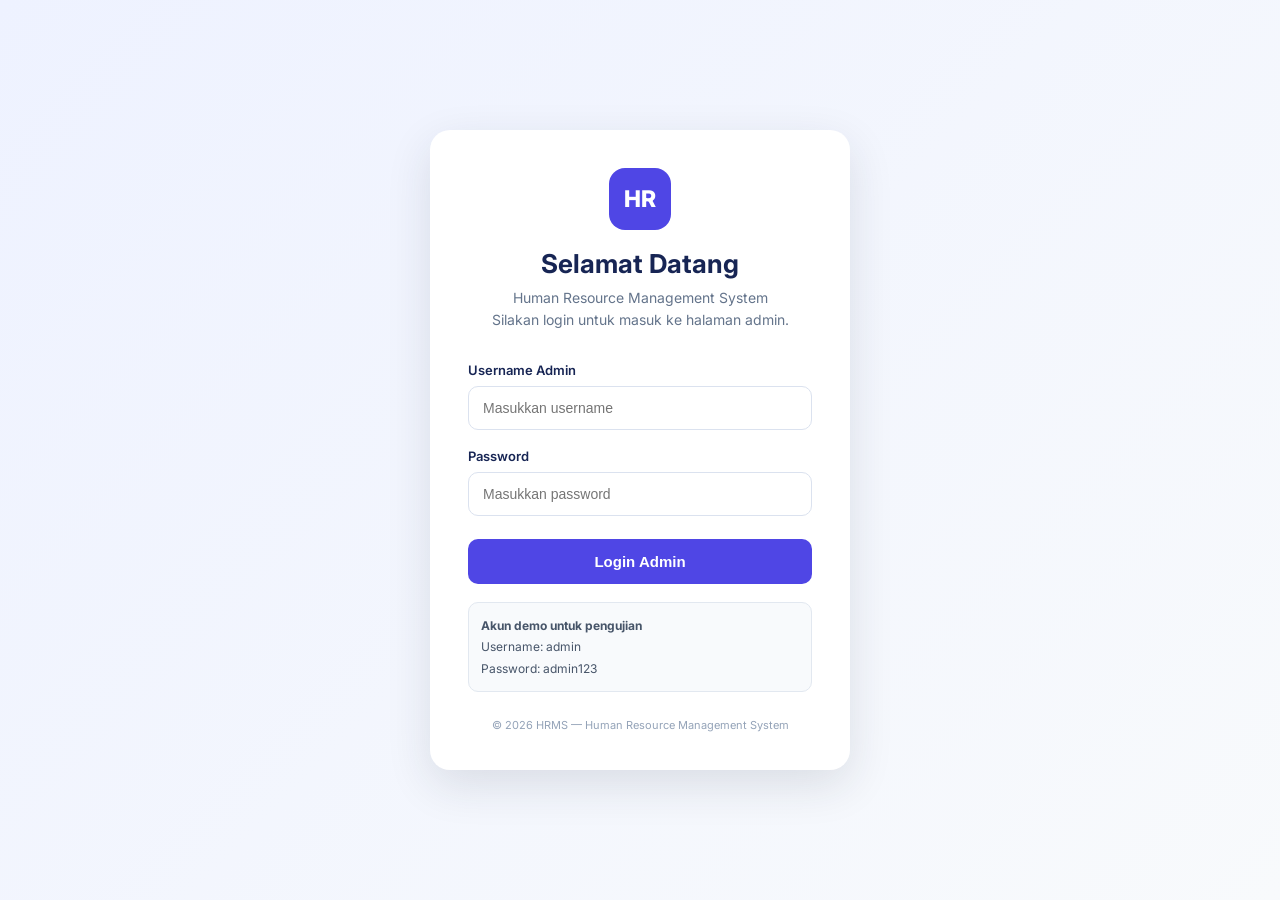
<file: index.html>
<!DOCTYPE html>
<html lang="id">
<head>
    <meta charset="UTF-8">
    <meta name="viewport" content="width=device-width, initial-scale=1.0">
    <title>Login Admin - HRMS</title>

    <link rel="preconnect" href="https://fonts.googleapis.com">
    <link href="https://fonts.googleapis.com/css2?family=Inter:wght@400;500;600;700;800&display=swap" rel="stylesheet">

    <style>
        * {
            box-sizing: border-box;
            margin: 0;
            padding: 0;
        }

        body {
            font-family: 'Inter', sans-serif;
            min-height: 100vh;
            display: flex;
            align-items: center;
            justify-content: center;
            padding: 20px;
            background: linear-gradient(135deg, #eef2ff, #f8fafc);
            color: #172554;
        }

        .login-container {
            width: 100%;
            max-width: 420px;
            background: white;
            padding: 38px;
            border-radius: 20px;
            box-shadow: 0 15px 45px rgba(30, 41, 59, 0.12);
        }

        .logo {
            width: 62px;
            height: 62px;
            background: #4f46e5;
            color: white;
            border-radius: 16px;
            display: flex;
            justify-content: center;
            align-items: center;
            font-size: 23px;
            font-weight: 800;
            margin: 0 auto 18px;
        }

        h1 {
            text-align: center;
            font-size: 26px;
            margin-bottom: 8px;
        }

        .subtitle {
            text-align: center;
            color: #64748b;
            font-size: 14px;
            line-height: 1.6;
            margin-bottom: 30px;
        }

        .form-group {
            margin-bottom: 18px;
        }

        label {
            display: block;
            font-size: 13px;
            font-weight: 600;
            margin-bottom: 8px;
        }

        input {
            width: 100%;
            padding: 13px 14px;
            border: 1px solid #dbe2ef;
            border-radius: 10px;
            font-size: 14px;
            outline: none;
        }

        input:focus {
            border-color: #4f46e5;
            box-shadow: 0 0 0 3px rgba(79, 70, 229, 0.1);
        }

        .login-button {
            width: 100%;
            border: none;
            background: #4f46e5;
            color: white;
            padding: 14px;
            border-radius: 10px;
            font-size: 15px;
            font-weight: 700;
            cursor: pointer;
            margin-top: 5px;
        }

        .login-button:hover {
            background: #4338ca;
        }

        .error {
            display: none;
            background: #fef2f2;
            color: #b91c1c;
            border-radius: 8px;
            padding: 11px;
            margin-bottom: 16px;
            font-size: 13px;
        }

        .footer {
            text-align: center;
            color: #94a3b8;
            font-size: 11px;
            margin-top: 26px;
        }

        .demo-info {
            background: #f8fafc;
            border: 1px solid #e2e8f0;
            padding: 12px;
            border-radius: 10px;
            margin-top: 18px;
            font-size: 12px;
            line-height: 1.8;
            color: #475569;
        }
    </style>
</head>

<body>
    <div class="login-container">
        <div class="logo">HR</div>

        <h1>Selamat Datang</h1>
        <p class="subtitle">
            Human Resource Management System<br>
            Silakan login untuk masuk ke halaman admin.
        </p>

        <form id="loginForm">
            <div class="error" id="errorMessage">
                Username atau password salah.
            </div>

            <div class="form-group">
                <label for="username">Username Admin</label>
                <input
                    type="text"
                    id="username"
                    placeholder="Masukkan username"
                    autocomplete="username"
                    required
                >
            </div>

            <div class="form-group">
                <label for="password">Password</label>
                <input
                    type="password"
                    id="password"
                    placeholder="Masukkan password"
                    autocomplete="current-password"
                    required
                >
            </div>

            <button type="submit" class="login-button">
                Login Admin
            </button>
        </form>

        <div class="demo-info">
            <strong>Akun demo untuk pengujian</strong><br>
            Username: admin<br>
            Password: admin123
        </div>

        <div class="footer">
            © 2026 HRMS — Human Resource Management System
        </div>
    </div>

    <script>
        document.getElementById("loginForm").addEventListener("submit", function(event) {
            event.preventDefault();

            const username = document.getElementById("username").value.trim();
            const password = document.getElementById("password").value;
            const errorMessage = document.getElementById("errorMessage");

            if (username === "admin" && password === "admin123") {
                // Menandai sesi login pada browser untuk prototipe.
                sessionStorage.setItem("hrmsLoggedIn", "true");
                sessionStorage.setItem("hrmsUsername", "admin");

                
                window.location.href = "/layout.html";
            } else {
                errorMessage.style.display = "block";
            }
        });
    </script>
</body>
</html>
</file>
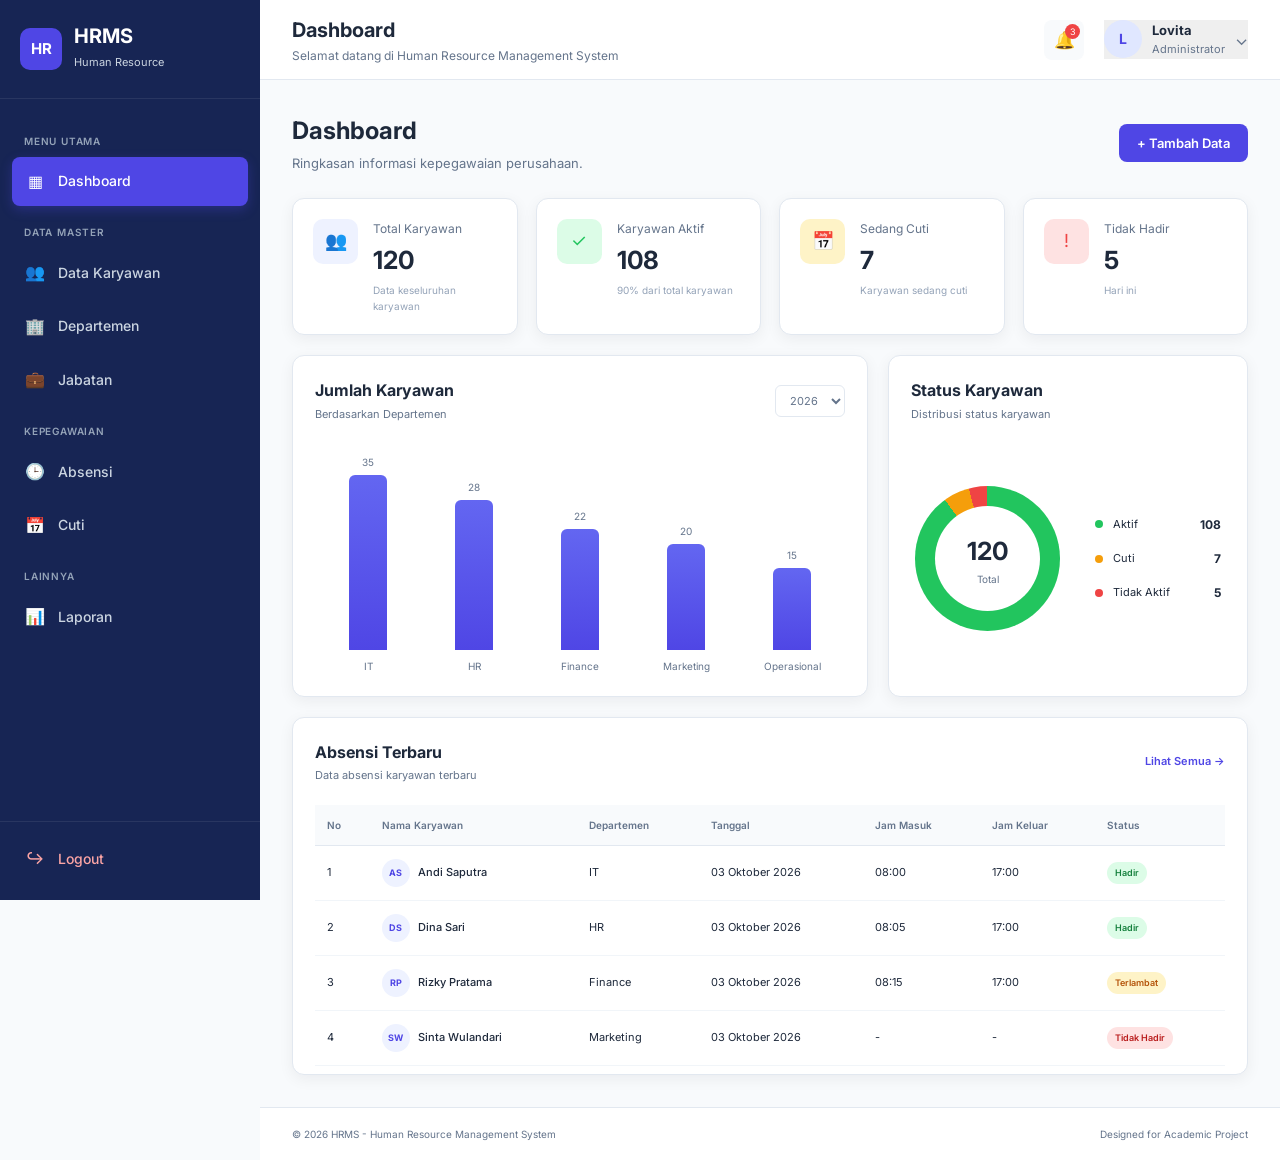
<file: HRMS/layout.html>
<!DOCTYPE html>
<html lang="id">
<head>
    <meta charset="UTF-8">
    <meta name="viewport" content="width=device-width, initial-scale=1.0">

    <title>HRMS - Human Resource Management System</title>

    <!-- Google Font - Inter -->
    <link rel="preconnect" href="https://fonts.googleapis.com">
    <link rel="preconnect" href="https://fonts.gstatic.com" crossorigin>
    <link href="https://fonts.googleapis.com/css2?family=Inter:wght@400;500;600;700&display=swap" rel="stylesheet">

    <!-- CSS -->
    <link rel="stylesheet" href="assets/css/style.css">

    <!-- CSS dropdown notifikasi dan profil; bagian lain tetap memakai style.css -->
    <style>
        .header-right .hrms-dropdown { position: relative; }
        .header-right .notification { cursor: pointer; }
        .header-right .hrms-profile-button {
            font: inherit;
            color: inherit;
            border: 0;
            cursor: pointer;
            text-align: left;
        }
        .header-right .hrms-dropdown-menu {
            display: none;
            position: absolute;
            top: calc(100% + 12px);
            right: 0;
            width: 290px;
            background: #fff;
            border: 1px solid #e5e7eb;
            border-radius: 12px;
            box-shadow: 0 8px 24px rgba(15, 23, 42, .14);
            z-index: 9999;
            overflow: hidden;
        }
        .header-right .hrms-dropdown-menu.show { display: block; }
        .header-right .hrms-dropdown-menu h3 {
            margin: 0;
            padding: 16px;
            color: #172554;
            font-size: 16px;
            border-bottom: 1px solid #e5e7eb;
        }
        .header-right .hrms-dropdown-item {
            display: block;
            box-sizing: border-box;
            width: 100%;
            padding: 13px 16px;
            border: 0;
            border-bottom: 1px solid #f1f5f9;
            background: #fff;
            color: #334155;
            text-align: left;
            text-decoration: none;
            font: inherit;
            font-size: 13px;
            cursor: pointer;
        }
        .header-right .hrms-dropdown-item:hover { background: #f8fafc; }
        .header-right .hrms-dropdown-item strong,
        .header-right .hrms-dropdown-item small,
        .header-right .hrms-profile-heading strong,
        .header-right .hrms-profile-heading small { display: block; }
        .header-right .hrms-dropdown-item small {
            margin-top: 5px;
            color: #64748b;
            font-size: 12px;
        }
        .header-right .hrms-profile-heading {
            padding: 16px;
            border-bottom: 1px solid #e5e7eb;
            font-size: 13px;
        }
        .header-right .hrms-profile-heading strong { color: #172554; }
        .header-right .hrms-profile-heading small {
            margin-top: 5px;
            color: #64748b;
            font-size: 12px;
        }
        .header-right .hrms-dropdown-item.hrms-logout {
            color: #dc2626;
            border-bottom: 0;
        }
        @media (max-width: 600px) {
            .header-right .hrms-dropdown-menu {
                width: 270px;
                max-width: calc(100vw - 24px);
            }
        }
    </style>

</head>

<body>

    <!-- =========================
         SIDEBAR
    ========================== -->
    <aside class="sidebar">

        <!-- Logo -->
        <div class="sidebar-logo">
            <div class="logo-icon">
                HR
            </div>

            <div class="logo-text">
                <h2>HRMS</h2>
                <span>Human Resource</span>
            </div>
        </div>

        <!-- Menu -->
        <nav class="sidebar-menu">

            <p class="menu-title">MENU UTAMA</p>

           <a href="layout.html" class="menu-item active">
    <span class="menu-icon">▦</span>
    <span>Dashboard</span>
</a>
            <p class="menu-title">DATA MASTER</p>

         <a href="pages/data-master.html" class="menu-item">
    <span class="menu-icon">👥</span>
    <span>Data Karyawan</span>
</a>

        <a href="https://www.google.com" class="menu-item">
    <span class="menu-icon">🏢</span>
    <span>Departemen</span>
</a>

           <a href="pages/jabatan.html" class="menu-item">
    <span class="menu-icon">💼</span>
    <span>Jabatan</span>
</a>

            <p class="menu-title">KEPEGAWAIAN</p>

          <a href="pages/absensi.html" class="menu-item">
    <span class="menu-icon">🕒</span>
    <span>Absensi</span>
</a>

            <a href="pages/cuti.html" class="menu-item">
    <span class="menu-icon">📅</span>
    <span>Cuti</span>
</a>
            <p class="menu-title">LAINNYA</p>

          <a href="pages/laporan.html" class="menu-item">
    <span class="menu-icon">📊</span>
    <span>Laporan</span>
</a>

        </nav>

        <!-- Logout -->
        <div class="sidebar-bottom">

           <a href="index.html" class="menu-item logout">
    <span class="menu-icon">↪</span>
    <span>Logout</span>
</a>

        </div>

    </aside>


    <!-- =========================
         MAIN AREA
    ========================== -->
    <main class="main-content">

        <!-- =========================
             HEADER
        ========================== -->
        <header class="header">

            <div class="header-left">

                <button class="menu-toggle" id="menuToggle">
                    ☰
                </button>

                <div>
                    <h1>Dashboard</h1>
                    <p>Selamat datang di Human Resource Management System</p>
                </div>

            </div>


            <div class="header-right">

                <!-- NOTIFIKASI: dropdown hanya untuk halaman ini -->
                <div class="hrms-dropdown">
                    <button class="notification" id="notificationBtn" type="button"
                            aria-label="Buka notifikasi" aria-expanded="false">
                        🔔
                        <span class="notification-badge">3</span>
                    </button>

                    <div class="hrms-dropdown-menu" id="notificationMenu">
                        <h3>Notifikasi</h3>
                        <a class="hrms-dropdown-item" href="pages/absensi.html">
                            <strong>Absensi terbaru</strong>
                            <small>Periksa data kehadiran karyawan.</small>
                        </a>
                        <a class="hrms-dropdown-item" href="pages/cuti.html">
                            <strong>Pengajuan cuti</strong>
                            <small>Periksa data pengajuan cuti.</small>
                        </a>
                        <a class="hrms-dropdown-item" href="pages/data-master.html">
                            <strong>Data karyawan</strong>
                            <small>Lihat data karyawan HRMS.</small>
                        </a>
                    </div>
                </div>

                <!-- PROFIL LOVITA: dropdown -->
                <div class="hrms-dropdown">
                    <button class="profile hrms-profile-button" id="profileBtn" type="button"
                            aria-label="Buka menu profil" aria-expanded="false">
                        <span class="profile-avatar">L</span>
                        <span class="profile-info">
                            <strong>Lovita</strong>
                            <span>Administrator</span>
                        </span>
                        <span class="profile-arrow">⌄</span>
                    </button>

                    <div class="hrms-dropdown-menu hrms-profile-menu" id="profileMenu">
                        <div class="hrms-profile-heading">
                            <strong>Lovita Rosiyane Endang</strong>
                            <small>Administrator HRMS</small>
                        </div>
                        <button type="button" class="hrms-dropdown-item" id="profileDetailBtn">
                            Profil Saya
                        </button>
                        <button type="button" class="hrms-dropdown-item" id="settingsBtn">
                            Pengaturan Akun
                        </button>
                        <button type="button" class="hrms-dropdown-item hrms-logout" id="logoutBtn">
                            Logout
                        </button>
                    </div>
                </div>

            </div>

        </header>


        <!-- =========================
             CONTENT
        ========================== -->
        <section class="content">

            <!-- Page Header -->
            <div class="page-header">

                <div>
                    <h2>Dashboard</h2>
                    <p>Ringkasan informasi kepegawaian perusahaan.</p>
                </div>

               <button class="btn-primary" id="btnTambahDashboard">
    + Tambah Data
</button>

            </div>


            <!-- =========================
                 STATISTIC CARDS
            ========================== -->
            <div class="stats-grid">

                <!-- Total Karyawan -->
                <div class="stat-card">

                    <div class="stat-icon primary">
                        👥
                    </div>

                    <div class="stat-content">
                        <span>Total Karyawan</span>
                        <h3>120</h3>
                        <small>Data keseluruhan karyawan</small>
                    </div>

                </div>


                <!-- Karyawan Aktif -->
                <div class="stat-card">

                    <div class="stat-icon success">
                        ✓
                    </div>

                    <div class="stat-content">
                        <span>Karyawan Aktif</span>
                        <h3>108</h3>
                        <small>90% dari total karyawan</small>
                    </div>

                </div>


                <!-- Karyawan Cuti -->
                <div class="stat-card">

                    <div class="stat-icon warning">
                        📅
                    </div>

                    <div class="stat-content">
                        <span>Sedang Cuti</span>
                        <h3>7</h3>
                        <small>Karyawan sedang cuti</small>
                    </div>

                </div>


                <!-- Tidak Hadir -->
                <div class="stat-card">

                    <div class="stat-icon danger">
                        !
                    </div>

                    <div class="stat-content">
                        <span>Tidak Hadir</span>
                        <h3>5</h3>
                        <small>Hari ini</small>
                    </div>

                </div>

            </div>


            <!-- =========================
                 CONTENT GRID
            ========================== -->
            <div class="content-grid">

                <!-- Chart -->
                <div class="card chart-card">

                    <div class="card-header">

                        <div>
                            <h3>Jumlah Karyawan</h3>
                            <p>Berdasarkan Departemen</p>
                        </div>

                        <select>
                            <option>2026</option>
                            <option>2025</option>
                            <option>2024</option>
                        </select>

                    </div>


                    <!-- Simple Chart -->
                    <div class="bar-chart">

                        <div class="bar-item">
                            <div class="bar-value">35</div>
                            <div class="bar bar-1"></div>
                            <span>IT</span>
                        </div>

                        <div class="bar-item">
                            <div class="bar-value">28</div>
                            <div class="bar bar-2"></div>
                            <span>HR</span>
                        </div>

                        <div class="bar-item">
                            <div class="bar-value">22</div>
                            <div class="bar bar-3"></div>
                            <span>Finance</span>
                        </div>

                        <div class="bar-item">
                            <div class="bar-value">20</div>
                            <div class="bar bar-4"></div>
                            <span>Marketing</span>
                        </div>

                        <div class="bar-item">
                            <div class="bar-value">15</div>
                            <div class="bar bar-5"></div>
                            <span>Operasional</span>
                        </div>

                    </div>

                </div>


                <!-- Status Karyawan -->
                <div class="card status-card">

                    <div class="card-header">

                        <div>
                            <h3>Status Karyawan</h3>
                            <p>Distribusi status karyawan</p>
                        </div>

                    </div>


                    <div class="status-content">

                        <div class="circle-chart">
                            <div class="circle-inner">
                                <strong>120</strong>
                                <span>Total</span>
                            </div>
                        </div>


                        <div class="status-list">

                            <div class="status-item">
                                <span class="status-dot active-dot"></span>
                                <span>Aktif</span>
                                <strong>108</strong>
                            </div>

                            <div class="status-item">
                                <span class="status-dot leave-dot"></span>
                                <span>Cuti</span>
                                <strong>7</strong>
                            </div>

                            <div class="status-item">
                                <span class="status-dot inactive-dot"></span>
                                <span>Tidak Aktif</span>
                                <strong>5</strong>
                            </div>

                        </div>

                    </div>

                </div>

            </div>


            <!-- =========================
                 ABSENSI TERBARU
            ========================== -->
            <div class="card table-card">

                <div class="card-header">

                    <div>
                        <h3>Absensi Terbaru</h3>
                        <p>Data absensi karyawan terbaru</p>
                    </div>

                    <a href="#" class="view-all">
                        Lihat Semua →
                    </a>

                </div>


                <div class="table-wrapper">

                    <table>

                        <thead>
                            <tr>
                                <th>No</th>
                                <th>Nama Karyawan</th>
                                <th>Departemen</th>
                                <th>Tanggal</th>
                                <th>Jam Masuk</th>
                                <th>Jam Keluar</th>
                                <th>Status</th>
                            </tr>
                        </thead>

                        <tbody>

                            <tr>
                                <td>1</td>
                                <td>
                                    <div class="employee">
                                        <div class="employee-avatar">AS</div>
                                        <span>Andi Saputra</span>
                                    </div>
                                </td>
                                <td>IT</td>
                                <td>03 Oktober 2026</td>
                                <td>08:00</td>
                                <td>17:00</td>
                                <td>
                                    <span class="badge badge-success">
                                        Hadir
                                    </span>
                                </td>
                            </tr>


                            <tr>
                                <td>2</td>
                                <td>
                                    <div class="employee">
                                        <div class="employee-avatar">DS</div>
                                        <span>Dina Sari</span>
                                    </div>
                                </td>
                                <td>HR</td>
                                <td>03 Oktober 2026</td>
                                <td>08:05</td>
                                <td>17:00</td>
                                <td>
                                    <span class="badge badge-success">
                                        Hadir
                                    </span>
                                </td>
                            </tr>


                            <tr>
                                <td>3</td>
                                <td>
                                    <div class="employee">
                                        <div class="employee-avatar">RP</div>
                                        <span>Rizky Pratama</span>
                                    </div>
                                </td>
                                <td>Finance</td>
                                <td>03 Oktober 2026</td>
                                <td>08:15</td>
                                <td>17:00</td>
                                <td>
                                    <span class="badge badge-warning">
                                        Terlambat
                                    </span>
                                </td>
                            </tr>


                            <tr>
                                <td>4</td>
                                <td>
                                    <div class="employee">
                                        <div class="employee-avatar">SW</div>
                                        <span>Sinta Wulandari</span>
                                    </div>
                                </td>
                                <td>Marketing</td>
                                <td>03 Oktober 2026</td>
                                <td>-</td>
                                <td>-</td>
                                <td>
                                    <span class="badge badge-danger">
                                        Tidak Hadir
                                    </span>
                                </td>
                            </tr>

                        </tbody>

                    </table>

                </div>

            </div>

        </section>


        <!-- =========================
             FOOTER
        ========================== -->
        <footer class="footer">

            <p>
                © 2026 HRMS - Human Resource Management System
            </p>

            <p>
                Designed for Academic Project
            </p>

        </footer>

    </main>


    <!-- JavaScript -->
    <script src="assets/js/script.js"></script>



</body>
</html>
</file>
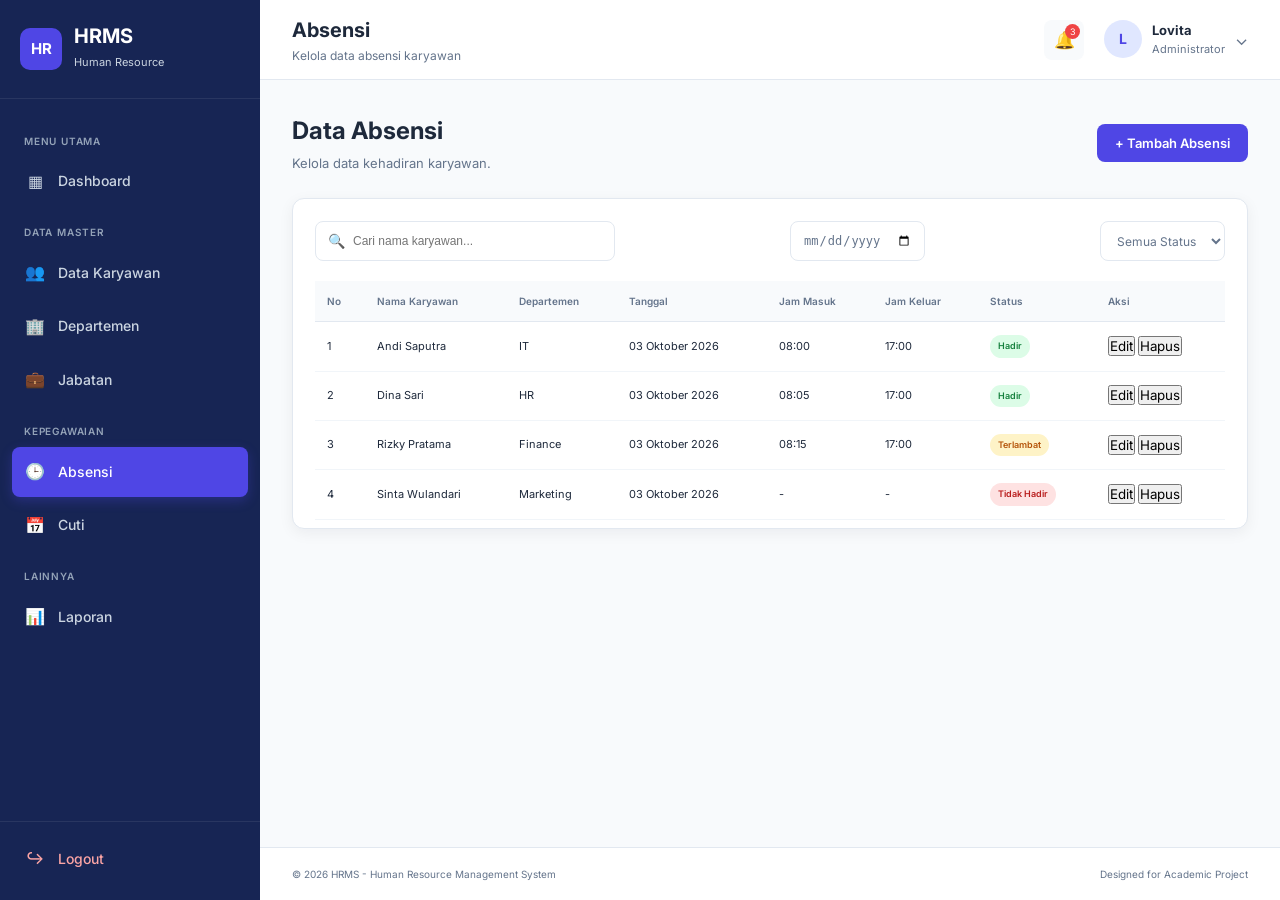
<file: HRMS/pages/absensi.html>
<!DOCTYPE html>
<html lang="id">

<head>
    <meta charset="UTF-8">
    <meta name="viewport" content="width=device-width, initial-scale=1.0">

    <title>Absensi - HRMS</title>

    <link rel="preconnect" href="https://fonts.googleapis.com">
    <link rel="preconnect" href="https://fonts.gstatic.com" crossorigin>

    <link
        href="https://fonts.googleapis.com/css2?family=Inter:wght@400;500;600;700&display=swap"
        rel="stylesheet">

    <link rel="stylesheet" href="../assets/css/style.css">
</head>

<body>

    <!-- =========================
         SIDEBAR
    ========================== -->

    <aside class="sidebar">

        <div class="sidebar-logo">

            <div class="logo-icon">
                HR
            </div>

            <div class="logo-text">
                <h2>HRMS</h2>
                <span>Human Resource</span>
            </div>

        </div>


        <nav class="sidebar-menu">

            <p class="menu-title">MENU UTAMA</p>

            <a href="../layout.html" class="menu-item">
                <span class="menu-icon">▦</span>
                <span>Dashboard</span>
            </a>


            <p class="menu-title">DATA MASTER</p>

            <a href="data-master.html" class="menu-item">
                <span class="menu-icon">👥</span>
                <span>Data Karyawan</span>
            </a>

            <a href="departemen.html" class="menu-item">
                <span class="menu-icon">🏢</span>
                <span>Departemen</span>
            </a>

            <a href="jabatan.html" class="menu-item">
                <span class="menu-icon">💼</span>
                <span>Jabatan</span>
            </a>


            <p class="menu-title">KEPEGAWAIAN</p>

            <a href="absensi.html" class="menu-item active">
                <span class="menu-icon">🕒</span>
                <span>Absensi</span>
            </a>

            <a href="cuti.html" class="menu-item">
                <span class="menu-icon">📅</span>
                <span>Cuti</span>
            </a>


            <p class="menu-title">LAINNYA</p>

            <a href="laporan.html" class="menu-item">
                <span class="menu-icon">📊</span>
                <span>Laporan</span>
            </a>

        </nav>


        <div class="sidebar-bottom">

            <a href="../index.html" class="menu-item logout">
                <span class="menu-icon">↪</span>
                <span>Logout</span>
            </a>

        </div>

    </aside>


    <!-- =========================
         MAIN CONTENT
    ========================== -->

    <main class="main-content">


        <!-- HEADER -->

        <header class="header">

            <div class="header-left">

                <button class="menu-toggle" id="menuToggle">
                    ☰
                </button>

                <div>

                    <h1>Absensi</h1>

                    <p>
                        Kelola data absensi karyawan
                    </p>

                </div>

            </div>


            <div class="header-right">

                <button class="notification">

                    🔔

                    <span class="notification-badge">
                        3
                    </span>

                </button>


                <div class="profile">

                    <div class="profile-avatar">
                        L
                    </div>

                    <div class="profile-info">

                        <strong>Lovita</strong>

                        <span>
                            Administrator
                        </span>

                    </div>

                    <span class="profile-arrow">
                        ⌄
                    </span>

                </div>

            </div>

        </header>


        <!-- =========================
             CONTENT
        ========================== -->

        <section class="content">


            <!-- PAGE HEADER -->

            <div class="page-header">

                <div>

                    <h2>
                        Data Absensi
                    </h2>

                    <p>
                        Kelola data kehadiran karyawan.
                    </p>

                </div>


                <button
                    class="btn-primary"
                    id="btnTambahAbsensi">

                    + Tambah Absensi

                </button>

            </div>


            <!-- =========================
                 FILTER
            ========================== -->

            <div class="card table-card">

                <div class="employee-toolbar">


                    <div class="search-box">

                        <span>🔍</span>

                        <input
                            type="text"
                            id="searchAbsensi"
                            placeholder="Cari nama karyawan...">

                    </div>


                    <input
                        type="date"
                        id="filterTanggal"
                        class="filter-select">


                    <select
                        id="filterStatus"
                        class="filter-select">

                        <option value="all">
                            Semua Status
                        </option>

                        <option value="Hadir">
                            Hadir
                        </option>

                        <option value="Terlambat">
                            Terlambat
                        </option>

                        <option value="Izin">
                            Izin
                        </option>

                        <option value="Tidak Hadir">
                            Tidak Hadir
                        </option>

                    </select>

                </div>


                <!-- =========================
                     TABLE
                ========================== -->

                <div class="table-wrapper">

                    <table>

                        <thead>

                            <tr>

                                <th>No</th>

                                <th>
                                    Nama Karyawan
                                </th>

                                <th>
                                    Departemen
                                </th>

                                <th>
                                    Tanggal
                                </th>

                                <th>
                                    Jam Masuk
                                </th>

                                <th>
                                    Jam Keluar
                                </th>

                                <th>
                                    Status
                                </th>

                                <th>
                                    Aksi
                                </th>

                            </tr>

                        </thead>


                        <tbody id="absensiTable">


                            <!-- DATA 1 -->

                            <tr>

                                <td>1</td>

                                <td>
                                    Andi Saputra
                                </td>

                                <td>
                                    IT
                                </td>

                                <td>
                                    03 Oktober 2026
                                </td>

                                <td>
                                    08:00
                                </td>

                                <td>
                                    17:00
                                </td>

                                <td>

                                    <span class="badge badge-success">
                                        Hadir
                                    </span>

                                </td>

                                <td>

                                    <button
                                        type="button"
                                        onclick="editAbsensi(this)">

                                        Edit

                                    </button>

                                    <button
                                        type="button"
                                        onclick="hapusAbsensi(this)">

                                        Hapus

                                    </button>

                                </td>

                            </tr>


                            <!-- DATA 2 -->

                            <tr>

                                <td>2</td>

                                <td>
                                    Dina Sari
                                </td>

                                <td>
                                    HR
                                </td>

                                <td>
                                    03 Oktober 2026
                                </td>

                                <td>
                                    08:05
                                </td>

                                <td>
                                    17:00
                                </td>

                                <td>

                                    <span class="badge badge-success">
                                        Hadir
                                    </span>

                                </td>

                                <td>

                                    <button
                                        type="button"
                                        onclick="editAbsensi(this)">

                                        Edit

                                    </button>

                                    <button
                                        type="button"
                                        onclick="hapusAbsensi(this)">

                                        Hapus

                                    </button>

                                </td>

                            </tr>


                            <!-- DATA 3 -->

                            <tr>

                                <td>3</td>

                                <td>
                                    Rizky Pratama
                                </td>

                                <td>
                                    Finance
                                </td>

                                <td>
                                    03 Oktober 2026
                                </td>

                                <td>
                                    08:15
                                </td>

                                <td>
                                    17:00
                                </td>

                                <td>

                                    <span class="badge badge-warning">
                                        Terlambat
                                    </span>

                                </td>

                                <td>

                                    <button
                                        type="button"
                                        onclick="editAbsensi(this)">

                                        Edit

                                    </button>

                                    <button
                                        type="button"
                                        onclick="hapusAbsensi(this)">

                                        Hapus

                                    </button>

                                </td>

                            </tr>


                            <!-- DATA 4 -->

                            <tr>

                                <td>4</td>

                                <td>
                                    Sinta Wulandari
                                </td>

                                <td>
                                    Marketing
                                </td>

                                <td>
                                    03 Oktober 2026
                                </td>

                                <td>
                                    -
                                </td>

                                <td>
                                    -
                                </td>

                                <td>

                                    <span class="badge badge-danger">
                                        Tidak Hadir
                                    </span>

                                </td>

                                <td>

                                    <button
                                        type="button"
                                        onclick="editAbsensi(this)">

                                        Edit

                                    </button>

                                    <button
                                        type="button"
                                        onclick="hapusAbsensi(this)">

                                        Hapus

                                    </button>

                                </td>

                            </tr>


                        </tbody>

                    </table>

                </div>

            </div>

        </section>


        <!-- =========================
             FOOTER
        ========================== -->

        <footer class="footer">

            <p>
                © 2026 HRMS - Human Resource Management System
            </p>

            <p>
                Designed for Academic Project
            </p>

        </footer>

    </main>


    <!-- =========================
         MODAL TAMBAH ABSENSI
    ========================== -->

    <div
        class="modal-overlay"
        id="absensiModal">


        <div class="modal">


            <!-- MODAL HEADER -->

            <div class="modal-header">

                <div>

                    <h3>
                        Tambah Absensi
                    </h3>

                    <p>
                        Masukkan data kehadiran karyawan
                    </p>

                </div>


                <button
                    type="button"
                    class="modal-close"
                    id="btnCloseAbsensi">

                    ×

                </button>

            </div>


            <!-- FORM -->

            <form id="absensiForm">


                <!-- NAMA -->

                <div class="form-group">

                    <label for="namaKaryawan">

                        Nama Karyawan

                    </label>


                    <input
                        type="text"
                        id="namaKaryawan"
                        placeholder="Contoh: Andi Saputra"
                        required>

                </div>


                <!-- DEPARTEMEN -->

                <div class="form-group">

                    <label for="departemenAbsensi">

                        Departemen

                    </label>


                    <select
                        id="departemenAbsensi"
                        required>

                        <option value="">
                            Pilih Departemen
                        </option>

                        <option value="IT">
                            IT
                        </option>

                        <option value="HR">
                            HR
                        </option>

                        <option value="Finance">
                            Finance
                        </option>

                        <option value="Marketing">
                            Marketing
                        </option>

                        <option value="Operasional">
                            Operasional
                        </option>

                    </select>

                </div>


                <!-- TANGGAL -->

                <div class="form-group">

                    <label for="tanggalAbsensi">

                        Tanggal

                    </label>


                    <input
                        type="date"
                        id="tanggalAbsensi"
                        required>

                </div>


                <!-- JAM MASUK -->

                <div class="form-group">

                    <label for="jamMasuk">

                        Jam Masuk

                    </label>


                    <input
                        type="time"
                        id="jamMasuk">

                </div>


                <!-- JAM KELUAR -->

                <div class="form-group">

                    <label for="jamKeluar">

                        Jam Keluar

                    </label>


                    <input
                        type="time"
                        id="jamKeluar">

                </div>


                <!-- STATUS -->

                <div class="form-group">

                    <label for="statusAbsensi">

                        Status

                    </label>


                    <select
                        id="statusAbsensi"
                        required>

                        <option value="Hadir">
                            Hadir
                        </option>

                        <option value="Terlambat">
                            Terlambat
                        </option>

                        <option value="Izin">
                            Izin
                        </option>

                        <option value="Tidak Hadir">
                            Tidak Hadir
                        </option>

                    </select>

                </div>


                <!-- BUTTON -->

                <div class="modal-footer">

                    <button
                        type="button"
                        class="btn-secondary"
                        id="btnBatalAbsensi">

                        Batal

                    </button>


                    <button
                        type="submit"
                        class="btn-primary">

                        Simpan Absensi

                    </button>

                </div>

            </form>

        </div>

    </div>


    <!-- JAVASCRIPT UTAMA -->

    <script src="../assets/js/script.js"></script>


    <!-- JAVASCRIPT ABSENSI -->

    <script>

        document.addEventListener(
            "DOMContentLoaded",
            function () {


                const btnTambah =
                    document.getElementById(
                        "btnTambahAbsensi"
                    );


                const modal =
                    document.getElementById(
                        "absensiModal"
                    );


                const btnClose =
                    document.getElementById(
                        "btnCloseAbsensi"
                    );


                const btnBatal =
                    document.getElementById(
                        "btnBatalAbsensi"
                    );


                const form =
                    document.getElementById(
                        "absensiForm"
                    );


                const table =
                    document.getElementById(
                        "absensiTable"
                    );


                /*
                =========================
                BUKA MODAL
                =========================
                */

                btnTambah.addEventListener(
                    "click",
                    function () {

                        modal.classList.add(
                            "show"
                        );

                    }
                );


                /*
                =========================
                TUTUP MODAL
                =========================
                */

                btnClose.addEventListener(
                    "click",
                    function () {

                        modal.classList.remove(
                            "show"
                        );

                        form.reset();

                    }
                );


                btnBatal.addEventListener(
                    "click",
                    function () {

                        modal.classList.remove(
                            "show"
                        );

                        form.reset();

                    }
                );


                /*
                =========================
                KLIK LUAR MODAL
                =========================
                */

                modal.addEventListener(
                    "click",
                    function (e) {

                        if (
                            e.target === modal
                        ) {

                            modal.classList.remove(
                                "show"
                            );

                            form.reset();

                        }

                    }
                );


                /*
                =========================
                SIMPAN ABSENSI
                =========================
                */

                form.addEventListener(
                    "submit",
                    function (e) {

                        e.preventDefault();


                        const nama =
                            document.getElementById(
                                "namaKaryawan"
                            ).value.trim();


                        const departemen =
                            document.getElementById(
                                "departemenAbsensi"
                            ).value;


                        const tanggal =
                            document.getElementById(
                                "tanggalAbsensi"
                            ).value;


                        const jamMasuk =
                            document.getElementById(
                                "jamMasuk"
                            ).value || "-";


                        const jamKeluar =
                            document.getElementById(
                                "jamKeluar"
                            ).value || "-";


                        const status =
                            document.getElementById(
                                "statusAbsensi"
                            ).value;


                        if (
                            nama === "" ||
                            departemen === "" ||
                            tanggal === ""
                        ) {

                            alert(
                                "Data wajib diisi!"
                            );

                            return;

                        }


                        /*
                        FORMAT TANGGAL
                        */

                        const dateObject =
                            new Date(
                                tanggal +
                                "T00:00:00"
                            );


                        const options = {
                            day: "2-digit",
                            month: "long",
                            year: "numeric"
                        };


                        const tanggalFormat =
                            dateObject.toLocaleDateString(
                                "id-ID",
                                options
                            );


                        /*
                        NOMOR BARIS
                        */

                        const nomor =
                            table.querySelectorAll(
                                "tr"
                            ).length + 1;


                        /*
                        BUAT BARIS BARU
                        */

                        const row =
                            document.createElement(
                                "tr"
                            );


                        let badgeClass =
                            "badge-success";


                        if (
                            status === "Terlambat"
                        ) {

                            badgeClass =
                                "badge-warning";

                        }


                        if (
                            status === "Tidak Hadir"
                        ) {

                            badgeClass =
                                "badge-danger";

                        }


                        if (
                            status === "Izin"
                        ) {

                            badgeClass =
                                "badge-warning";

                        }


                        row.innerHTML = `

                            <td>
                                ${nomor}
                            </td>

                            <td>
                                ${nama}
                            </td>

                            <td>
                                ${departemen}
                            </td>

                            <td>
                                ${tanggalFormat}
                            </td>

                            <td>
                                ${jamMasuk}
                            </td>

                            <td>
                                ${jamKeluar}
                            </td>

                            <td>

                                <span
                                    class="badge ${badgeClass}">

                                    ${status}

                                </span>

                            </td>

                            <td>

                                <button
                                    type="button"
                                    onclick="editAbsensi(this)">

                                    Edit

                                </button>


                                <button
                                    type="button"
                                    onclick="hapusAbsensi(this)">

                                    Hapus

                                </button>

                            </td>

                        `;


                        table.appendChild(row);


                        alert(
                            "Data absensi berhasil ditambahkan!"
                        );


                        modal.classList.remove(
                            "show"
                        );


                        form.reset();

                    }
                );

            }
        );


        /*
        =========================
        EDIT ABSENSI
        =========================
        */

        function editAbsensi(button) {

            const row =
                button.closest("tr");


            const namaLama =
                row.cells[1].textContent.trim();


            const namaBaru =
                prompt(
                    "Edit nama karyawan:",
                    namaLama
                );


            if (
                namaBaru !== null &&
                namaBaru.trim() !== ""
            ) {

                row.cells[1].textContent =
                    namaBaru.trim();


                alert(
                    "Data absensi berhasil diubah!"
                );

            }

        }


        /*
        =========================
        HAPUS ABSENSI
        =========================
        */

        function hapusAbsensi(button) {

            const row =
                button.closest("tr");


            const nama =
                row.cells[1].textContent.trim();


            const yakin =
                confirm(
                    "Hapus data absensi " +
                    nama +
                    "?"
                );


            if (yakin) {

                row.remove();


                /*
                PERBAIKI NOMOR
                */

                const rows =
                    document.querySelectorAll(
                        "#absensiTable tr"
                    );


                rows.forEach(
                    function (
                        row,
                        index
                    ) {

                        row.cells[0]
                            .textContent =
                            index + 1;

                    }
                );


                alert(
                    "Data absensi berhasil dihapus!"
                );

            }

        }

    </script>

</body>

</html>
</file>
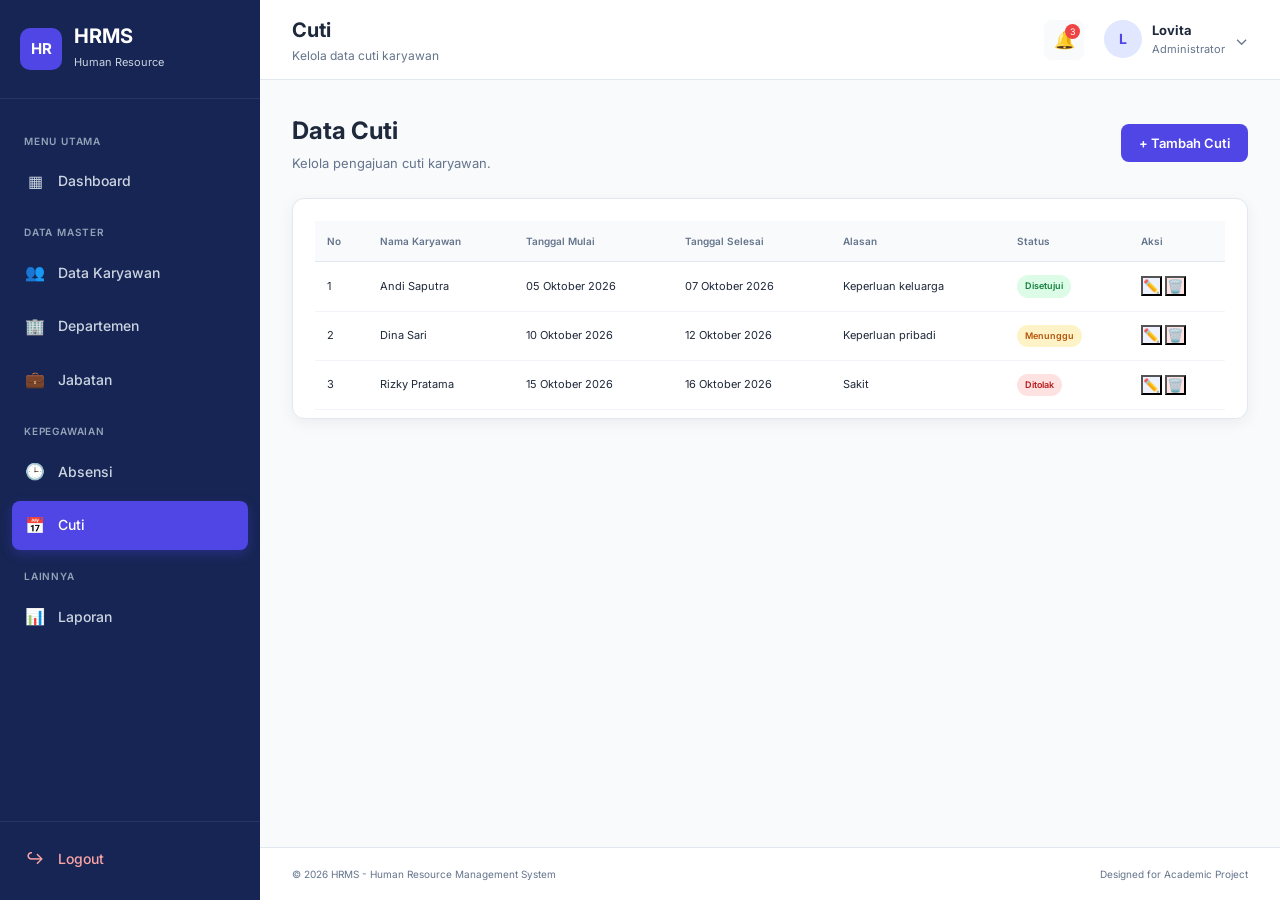
<file: HRMS/pages/cuti.html>
<!DOCTYPE html>
<html lang="id">

<head>
    <meta charset="UTF-8">
    <meta name="viewport" content="width=device-width, initial-scale=1.0">

    <title>Cuti - HRMS</title>

    <link rel="preconnect" href="https://fonts.googleapis.com">
    <link rel="preconnect" href="https://fonts.gstatic.com" crossorigin>

    <link
        href="https://fonts.googleapis.com/css2?family=Inter:wght@400;500;600;700&display=swap"
        rel="stylesheet">

    <link rel="stylesheet" href="../assets/css/style.css">
</head>

<body>

    <!-- SIDEBAR -->
    <aside class="sidebar">

        <div class="sidebar-logo">
            <div class="logo-icon">HR</div>

            <div class="logo-text">
                <h2>HRMS</h2>
                <span>Human Resource</span>
            </div>
        </div>

        <nav class="sidebar-menu">

            <p class="menu-title">MENU UTAMA</p>

            <a href="../layout.html" class="menu-item">
                <span class="menu-icon">▦</span>
                <span>Dashboard</span>
            </a>

            <p class="menu-title">DATA MASTER</p>

            <a href="data-master.html" class="menu-item">
                <span class="menu-icon">👥</span>
                <span>Data Karyawan</span>
            </a>

            <a href="departemen.html" class="menu-item">
                <span class="menu-icon">🏢</span>
                <span>Departemen</span>
            </a>

            <a href="jabatan.html" class="menu-item">
                <span class="menu-icon">💼</span>
                <span>Jabatan</span>
            </a>

            <p class="menu-title">KEPEGAWAIAN</p>

            <a href="absensi.html" class="menu-item">
                <span class="menu-icon">🕒</span>
                <span>Absensi</span>
            </a>

            <a href="cuti.html" class="menu-item active">
                <span class="menu-icon">📅</span>
                <span>Cuti</span>
            </a>

            <p class="menu-title">LAINNYA</p>

            <a href="laporan.html" class="menu-item">
                <span class="menu-icon">📊</span>
                <span>Laporan</span>
            </a>

        </nav>

        <div class="sidebar-bottom">

            <a href="../index.html" class="menu-item logout">
                <span class="menu-icon">↪</span>
                <span>Logout</span>
            </a>

        </div>

    </aside>


    <!-- MAIN CONTENT -->
    <main class="main-content">

        <!-- HEADER -->
        <header class="header">

            <div class="header-left">

                <button class="menu-toggle" id="menuToggle">
                    ☰
                </button>

                <div>
                    <h1>Cuti</h1>
                    <p>Kelola data cuti karyawan</p>
                </div>

            </div>


            <div class="header-right">

                <button class="notification">
                    🔔
                    <span class="notification-badge">3</span>
                </button>

                <div class="profile">

                    <div class="profile-avatar">
                        L
                    </div>

                    <div class="profile-info">
                        <strong>Lovita</strong>
                        <span>Administrator</span>
                    </div>

                    <span class="profile-arrow">
                        ⌄
                    </span>

                </div>

            </div>

        </header>


        <!-- CONTENT -->
        <section class="content">

            <!-- PAGE HEADER -->
            <div class="page-header">

                <div>
                    <h2>Data Cuti</h2>
                    <p>Kelola pengajuan cuti karyawan.</p>
                </div>

                <button
                    class="btn-primary"
                    id="btnTambahCuti">

                    + Tambah Cuti

                </button>

            </div>


            <!-- TABLE -->
            <div class="card table-card">

                <div class="table-wrapper">

                    <table>

                        <thead>

                            <tr>
                                <th>No</th>
                                <th>Nama Karyawan</th>
                                <th>Tanggal Mulai</th>
                                <th>Tanggal Selesai</th>
                                <th>Alasan</th>
                                <th>Status</th>
                                <th>Aksi</th>
                            </tr>

                        </thead>

                        <tbody id="cutiTable">

                            <tr>
                                <td>1</td>
                                <td>Andi Saputra</td>
                                <td>05 Oktober 2026</td>
                                <td>07 Oktober 2026</td>
                                <td>Keperluan keluarga</td>
                                <td>
                                    <span class="badge badge-success">
                                        Disetujui
                                    </span>
                                </td>
                                <td>
                                    <button
                                        class="btn-edit"
                                        onclick="editCuti(0)">
                                        ✏️
                                    </button>

                                    <button
                                        class="btn-delete"
                                        onclick="hapusCuti(0)">
                                        🗑️
                                    </button>
                                </td>
                            </tr>


                            <tr>
                                <td>2</td>
                                <td>Dina Sari</td>
                                <td>10 Oktober 2026</td>
                                <td>12 Oktober 2026</td>
                                <td>Keperluan pribadi</td>
                                <td>
                                    <span class="badge badge-warning">
                                        Menunggu
                                    </span>
                                </td>
                                <td>
                                    <button
                                        class="btn-edit"
                                        onclick="editCuti(1)">
                                        ✏️
                                    </button>

                                    <button
                                        class="btn-delete"
                                        onclick="hapusCuti(1)">
                                        🗑️
                                    </button>
                                </td>
                            </tr>


                            <tr>
                                <td>3</td>
                                <td>Rizky Pratama</td>
                                <td>15 Oktober 2026</td>
                                <td>16 Oktober 2026</td>
                                <td>Sakit</td>
                                <td>
                                    <span class="badge badge-danger">
                                        Ditolak
                                    </span>
                                </td>
                                <td>
                                    <button
                                        class="btn-edit"
                                        onclick="editCuti(2)">
                                        ✏️
                                    </button>

                                    <button
                                        class="btn-delete"
                                        onclick="hapusCuti(2)">
                                        🗑️
                                    </button>
                                </td>
                            </tr>

                        </tbody>

                    </table>

                </div>

            </div>

        </section>


        <!-- FOOTER -->
        <footer class="footer">

            <p>
                © 2026 HRMS - Human Resource Management System
            </p>

            <p>
                Designed for Academic Project
            </p>

        </footer>

    </main>


    <!-- MODAL -->
    <div
        class="modal-overlay"
        id="cutiModal">

        <div class="modal">

            <div class="modal-header">

                <div>
                    <h3 id="modalTitle">
                        Tambah Cuti
                    </h3>

                    <p>
                        Masukkan informasi cuti karyawan
                    </p>
                </div>

                <button
                    class="modal-close"
                    id="btnCloseModal">
                    ×
                </button>

            </div>


            <form id="cutiForm">

                <input
                    type="hidden"
                    id="editIndex">


                <div class="form-grid">

                    <!-- KARYAWAN -->
                    <div class="form-group">

                        <label for="namaKaryawan">
                            Nama Karyawan <span>*</span>
                        </label>

                        <select id="namaKaryawan" required>

                            <option value="">
                                Pilih Karyawan
                            </option>

                            <option value="Andi Saputra">
                                Andi Saputra
                            </option>

                            <option value="Dina Sari">
                                Dina Sari
                            </option>

                            <option value="Rizky Pratama">
                                Rizky Pratama
                            </option>

                            <option value="Sinta Wulandari">
                                Sinta Wulandari
                            </option>

                            <option value="Budi Santoso">
                                Budi Santoso
                            </option>

                        </select>

                    </div>


                    <!-- TANGGAL MULAI -->
                    <div class="form-group">

                        <label for="tanggalMulai">
                            Tanggal Mulai <span>*</span>
                        </label>

                        <input
                            type="date"
                            id="tanggalMulai"
                            required>

                    </div>


                    <!-- TANGGAL SELESAI -->
                    <div class="form-group">

                        <label for="tanggalSelesai">
                            Tanggal Selesai <span>*</span>
                        </label>

                        <input
                            type="date"
                            id="tanggalSelesai"
                            required>

                    </div>


                    <!-- STATUS -->
                    <div class="form-group">

                        <label for="statusCuti">
                            Status <span>*</span>
                        </label>

                        <select id="statusCuti">

                            <option value="Menunggu">
                                Menunggu
                            </option>

                            <option value="Disetujui">
                                Disetujui
                            </option>

                            <option value="Ditolak">
                                Ditolak
                            </option>

                        </select>

                    </div>


                    <!-- ALASAN -->
                    <div
                        class="form-group"
                        style="grid-column: 1 / -1;">

                        <label for="alasan">
                            Alasan Cuti <span>*</span>
                        </label>

                        <textarea
                            id="alasan"
                            rows="4"
                            placeholder="Masukkan alasan cuti"
                            required></textarea>

                    </div>

                </div>


                <div class="modal-footer">

                    <button
                        type="button"
                        class="btn-secondary"
                        id="btnCancel">
                        Batal
                    </button>

                    <button
                        type="submit"
                        class="btn-primary">
                        Simpan Data
                    </button>

                </div>

            </form>

        </div>

    </div>


    <!-- JAVASCRIPT KHUSUS CUTI -->
    <script>

        const modal = document.getElementById("cutiModal");
        const btnTambah = document.getElementById("btnTambahCuti");
        const btnClose = document.getElementById("btnCloseModal");
        const btnCancel = document.getElementById("btnCancel");
        const form = document.getElementById("cutiForm");

        const namaKaryawan = document.getElementById("namaKaryawan");
        const tanggalMulai = document.getElementById("tanggalMulai");
        const tanggalSelesai = document.getElementById("tanggalSelesai");
        const alasan = document.getElementById("alasan");
        const statusCuti = document.getElementById("statusCuti");

        const editIndex = document.getElementById("editIndex");

        const table = document.getElementById("cutiTable");

        let dataCuti = [
            {
                nama: "Andi Saputra",
                mulai: "05 Oktober 2026",
                selesai: "07 Oktober 2026",
                alasan: "Keperluan keluarga",
                status: "Disetujui"
            },
            {
                nama: "Dina Sari",
                mulai: "10 Oktober 2026",
                selesai: "12 Oktober 2026",
                alasan: "Keperluan pribadi",
                status: "Menunggu"
            },
            {
                nama: "Rizky Pratama",
                mulai: "15 Oktober 2026",
                selesai: "16 Oktober 2026",
                alasan: "Sakit",
                status: "Ditolak"
            }
        ];


        // BUKA MODAL TAMBAH
        btnTambah.addEventListener("click", function () {

            form.reset();

            editIndex.value = "";

            document.getElementById("modalTitle").textContent =
                "Tambah Cuti";

            modal.classList.add("show");

        });


        // TUTUP MODAL
        btnClose.addEventListener("click", function () {
            modal.classList.remove("show");
        });


        btnCancel.addEventListener("click", function () {
            modal.classList.remove("show");
        });


        // SIMPAN DATA
        form.addEventListener("submit", function (e) {

            e.preventDefault();

            const data = {

                nama: namaKaryawan.value,

                mulai: tanggalMulai.value,

                selesai: tanggalSelesai.value,

                alasan: alasan.value,

                status: statusCuti.value

            };


            if (editIndex.value === "") {

                dataCuti.push(data);

                alert("Data cuti berhasil ditambahkan!");

            } else {

                dataCuti[editIndex.value] = data;

                alert("Data cuti berhasil diperbarui!");

            }


            renderTable();

            modal.classList.remove("show");

        });


        // TAMPILKAN DATA
        function renderTable() {

            table.innerHTML = "";

            dataCuti.forEach(function (data, index) {

                let badgeClass = "badge-warning";

                if (data.status === "Disetujui") {
                    badgeClass = "badge-success";
                }

                if (data.status === "Ditolak") {
                    badgeClass = "badge-danger";
                }


                const row = document.createElement("tr");

                row.innerHTML = `

                    <td>${index + 1}</td>

                    <td>${data.nama}</td>

                    <td>${data.mulai}</td>

                    <td>${data.selesai}</td>

                    <td>${data.alasan}</td>

                    <td>
                        <span class="badge ${badgeClass}">
                            ${data.status}
                        </span>
                    </td>

                    <td>

                        <button
                            class="btn-edit"
                            onclick="editCuti(${index})">
                            ✏️
                        </button>

                        <button
                            class="btn-delete"
                            onclick="hapusCuti(${index})">
                            🗑️
                        </button>

                    </td>
                `;

                table.appendChild(row);

            });

        }


        // EDIT
        function editCuti(index) {

            const data = dataCuti[index];

            namaKaryawan.value = data.nama;

            tanggalMulai.value = ubahTanggal(data.mulai);

            tanggalSelesai.value = ubahTanggal(data.selesai);

            alasan.value = data.alasan;

            statusCuti.value = data.status;

            editIndex.value = index;

            document.getElementById("modalTitle").textContent =
                "Edit Data Cuti";

            modal.classList.add("show");

        }


        // HAPUS
        function hapusCuti(index) {

            const yakin = confirm(
                "Apakah Anda yakin ingin menghapus data cuti ini?"
            );

            if (yakin) {

                dataCuti.splice(index, 1);

                renderTable();

                alert("Data cuti berhasil dihapus!");

            }

        }


        // UBAH FORMAT TANGGAL
        function ubahTanggal(tanggal) {

            const bulan = {
                Januari: "01",
                Februari: "02",
                Maret: "03",
                April: "04",
                Mei: "05",
                Juni: "06",
                Juli: "07",
                Agustus: "08",
                September: "09",
                Oktober: "10",
                November: "11",
                Desember: "12"
            };

            const bagian = tanggal.split(" ");

            if (bagian.length === 3) {

                return (
                    bagian[2] +
                    "-" +
                    bulan[bagian[1]] +
                    "-" +
                    bagian[0].padStart(2, "0")
                );

            }

            return "";

        }


        // SIDEBAR MOBILE
        const menuToggle =
            document.getElementById("menuToggle");

        const sidebar =
            document.querySelector(".sidebar");

        if (menuToggle) {

            menuToggle.addEventListener("click", function () {

                sidebar.classList.toggle("show");

            });

        }

    </script>

</body>

</html>
</file>
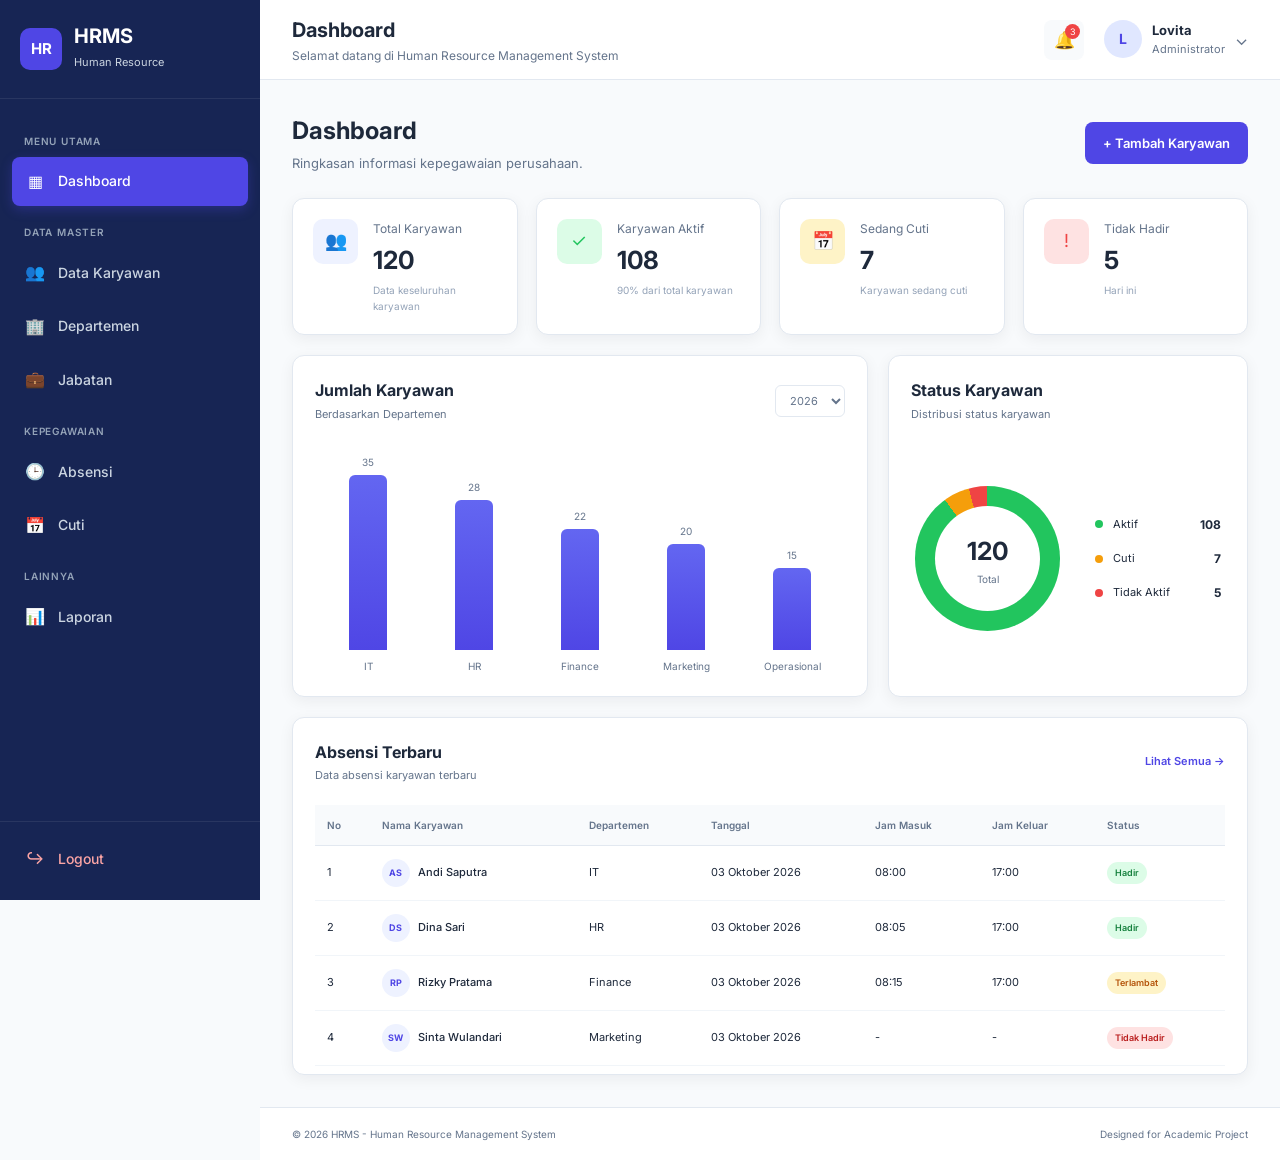
<file: HRMS/pages/dashboard.html>
<!DOCTYPE html>
<html lang="id">

<head>
    <meta charset="UTF-8">
    <meta name="viewport" content="width=device-width, initial-scale=1.0">

    <title>Dashboard - HRMS</title>

    <link rel="preconnect" href="https://fonts.googleapis.com">
    <link rel="preconnect" href="https://fonts.gstatic.com" crossorigin>

    <link
        href="https://fonts.googleapis.com/css2?family=Inter:wght@400;500;600;700&display=swap"
        rel="stylesheet">

    <link rel="stylesheet" href="../assets/css/style.css">
</head>

<body>

    <!-- SIDEBAR -->
    <aside class="sidebar">

        <div class="sidebar-logo">

            <div class="logo-icon">
                HR
            </div>

            <div class="logo-text">
                <h2>HRMS</h2>
                <span>Human Resource</span>
            </div>

        </div>


        <nav class="sidebar-menu">

            <p class="menu-title">MENU UTAMA</p>

            <a href="dashboard.html" class="menu-item active">
                <span class="menu-icon">▦</span>
                <span>Dashboard</span>
            </a>


            <p class="menu-title">DATA MASTER</p>

            <a href="data-master.html" class="menu-item">
                <span class="menu-icon">👥</span>
                <span>Data Karyawan</span>
            </a>

            <a href="#" class="menu-item">
                <span class="menu-icon">🏢</span>
                <span>Departemen</span>
            </a>

            <a href="#" class="menu-item">
                <span class="menu-icon">💼</span>
                <span>Jabatan</span>
            </a>


            <p class="menu-title">KEPEGAWAIAN</p>

            <a href="#" class="menu-item">
                <span class="menu-icon">🕒</span>
                <span>Absensi</span>
            </a>

            <a href="#" class="menu-item">
                <span class="menu-icon">📅</span>
                <span>Cuti</span>
            </a>


            <p class="menu-title">LAINNYA</p>

            <a href="laporan.html" class="menu-item">
                <span class="menu-icon">📊</span>
                <span>Laporan</span>
            </a>

        </nav>


        <div class="sidebar-bottom">

            <a href="../index.html" class="menu-item logout">
                <span class="menu-icon">↪</span>
                <span>Logout</span>
            </a>

        </div>

    </aside>


    <!-- MAIN -->
    <main class="main-content">

        <!-- HEADER -->
        <header class="header">

            <div class="header-left">

                <button
                    class="menu-toggle"
                    id="menuToggle">
                    ☰
                </button>

                <div>

                    <h1>Dashboard</h1>

                    <p>
                        Selamat datang di Human Resource Management System
                    </p>

                </div>

            </div>


            <div class="header-right">

                <button class="notification">

                    🔔

                    <span class="notification-badge">
                        3
                    </span>

                </button>


                <div class="profile">

                    <div class="profile-avatar">
                        L
                    </div>

                    <div class="profile-info">

                        <strong>Lovita</strong>

                        <span>
                            Administrator
                        </span>

                    </div>

                    <span class="profile-arrow">
                        ⌄
                    </span>

                </div>

            </div>

        </header>


        <!-- CONTENT -->
        <section class="content">

            <div class="page-header">

                <div>

                    <h2>Dashboard</h2>

                    <p>
                        Ringkasan informasi kepegawaian perusahaan.
                    </p>

                </div>

                <a
                    href="form.html"
                    class="btn-primary">

                    + Tambah Karyawan

                </a>

            </div>


            <!-- STATISTIC -->
            <div class="stats-grid">

                <div class="stat-card">

                    <div class="stat-icon primary">
                        👥
                    </div>

                    <div class="stat-content">

                        <span>
                            Total Karyawan
                        </span>

                        <h3>
                            120
                        </h3>

                        <small>
                            Data keseluruhan karyawan
                        </small>

                    </div>

                </div>


                <div class="stat-card">

                    <div class="stat-icon success">
                        ✓
                    </div>

                    <div class="stat-content">

                        <span>
                            Karyawan Aktif
                        </span>

                        <h3>
                            108
                        </h3>

                        <small>
                            90% dari total karyawan
                        </small>

                    </div>

                </div>


                <div class="stat-card">

                    <div class="stat-icon warning">
                        📅
                    </div>

                    <div class="stat-content">

                        <span>
                            Sedang Cuti
                        </span>

                        <h3>
                            7
                        </h3>

                        <small>
                            Karyawan sedang cuti
                        </small>

                    </div>

                </div>


                <div class="stat-card">

                    <div class="stat-icon danger">
                        !
                    </div>

                    <div class="stat-content">

                        <span>
                            Tidak Hadir
                        </span>

                        <h3>
                            5
                        </h3>

                        <small>
                            Hari ini
                        </small>

                    </div>

                </div>

            </div>


            <!-- CHART -->
            <div class="content-grid">

                <div class="card chart-card">

                    <div class="card-header">

                        <div>

                            <h3>
                                Jumlah Karyawan
                            </h3>

                            <p>
                                Berdasarkan Departemen
                            </p>

                        </div>

                        <select>

                            <option>
                                2026
                            </option>

                            <option>
                                2025
                            </option>

                        </select>

                    </div>


                    <div class="bar-chart">

                        <div class="bar-item">

                            <div class="bar-value">
                                35
                            </div>

                            <div class="bar bar-1"></div>

                            <span>
                                IT
                            </span>

                        </div>


                        <div class="bar-item">

                            <div class="bar-value">
                                28
                            </div>

                            <div class="bar bar-2"></div>

                            <span>
                                HR
                            </span>

                        </div>


                        <div class="bar-item">

                            <div class="bar-value">
                                22
                            </div>

                            <div class="bar bar-3"></div>

                            <span>
                                Finance
                            </span>

                        </div>


                        <div class="bar-item">

                            <div class="bar-value">
                                20
                            </div>

                            <div class="bar bar-4"></div>

                            <span>
                                Marketing
                            </span>

                        </div>


                        <div class="bar-item">

                            <div class="bar-value">
                                15
                            </div>

                            <div class="bar bar-5"></div>

                            <span>
                                Operasional
                            </span>

                        </div>

                    </div>

                </div>


                <!-- STATUS -->
                <div class="card status-card">

                    <div class="card-header">

                        <div>

                            <h3>
                                Status Karyawan
                            </h3>

                            <p>
                                Distribusi status karyawan
                            </p>

                        </div>

                    </div>


                    <div class="status-content">

                        <div class="circle-chart">

                            <div class="circle-inner">

                                <strong>
                                    120
                                </strong>

                                <span>
                                    Total
                                </span>

                            </div>

                        </div>


                        <div class="status-list">

                            <div class="status-item">

                                <span class="status-dot active-dot"></span>

                                <span>
                                    Aktif
                                </span>

                                <strong>
                                    108
                                </strong>

                            </div>


                            <div class="status-item">

                                <span class="status-dot leave-dot"></span>

                                <span>
                                    Cuti
                                </span>

                                <strong>
                                    7
                                </strong>

                            </div>


                            <div class="status-item">

                                <span class="status-dot inactive-dot"></span>

                                <span>
                                    Tidak Aktif
                                </span>

                                <strong>
                                    5
                                </strong>

                            </div>

                        </div>

                    </div>

                </div>

            </div>


            <!-- ABSENSI -->
            <div class="card table-card">

                <div class="card-header">

                    <div>

                        <h3>
                            Absensi Terbaru
                        </h3>

                        <p>
                            Data absensi karyawan terbaru
                        </p>

                    </div>

                    <a
                        href="#"
                        class="view-all">

                        Lihat Semua →

                    </a>

                </div>


                <div class="table-wrapper">

                    <table>

                        <thead>

                            <tr>

                                <th>
                                    No
                                </th>

                                <th>
                                    Nama Karyawan
                                </th>

                                <th>
                                    Departemen
                                </th>

                                <th>
                                    Tanggal
                                </th>

                                <th>
                                    Jam Masuk
                                </th>

                                <th>
                                    Jam Keluar
                                </th>

                                <th>
                                    Status
                                </th>

                            </tr>

                        </thead>


                        <tbody>

                            <tr>

                                <td>
                                    1
                                </td>

                                <td>

                                    <div class="employee">

                                        <div class="employee-avatar">
                                            AS
                                        </div>

                                        <span>
                                            Andi Saputra
                                        </span>

                                    </div>

                                </td>

                                <td>
                                    IT
                                </td>

                                <td>
                                    03 Oktober 2026
                                </td>

                                <td>
                                    08:00
                                </td>

                                <td>
                                    17:00
                                </td>

                                <td>

                                    <span class="badge badge-success">
                                        Hadir
                                    </span>

                                </td>

                            </tr>


                            <tr>

                                <td>
                                    2
                                </td>

                                <td>

                                    <div class="employee">

                                        <div class="employee-avatar">
                                            DS
                                        </div>

                                        <span>
                                            Dina Sari
                                        </span>

                                    </div>

                                </td>

                                <td>
                                    HR
                                </td>

                                <td>
                                    03 Oktober 2026
                                </td>

                                <td>
                                    08:05
                                </td>

                                <td>
                                    17:00
                                </td>

                                <td>

                                    <span class="badge badge-success">
                                        Hadir
                                    </span>

                                </td>

                            </tr>


                            <tr>

                                <td>
                                    3
                                </td>

                                <td>

                                    <div class="employee">

                                        <div class="employee-avatar">
                                            RP
                                        </div>

                                        <span>
                                            Rizky Pratama
                                        </span>

                                    </div>

                                </td>

                                <td>
                                    Finance
                                </td>

                                <td>
                                    03 Oktober 2026
                                </td>

                                <td>
                                    08:15
                                </td>

                                <td>
                                    17:00
                                </td>

                                <td>

                                    <span class="badge badge-warning">
                                        Terlambat
                                    </span>

                                </td>

                            </tr>


                            <tr>

                                <td>
                                    4
                                </td>

                                <td>

                                    <div class="employee">

                                        <div class="employee-avatar">
                                            SW
                                        </div>

                                        <span>
                                            Sinta Wulandari
                                        </span>

                                    </div>

                                </td>

                                <td>
                                    Marketing
                                </td>

                                <td>
                                    03 Oktober 2026
                                </td>

                                <td>
                                    -
                                </td>

                                <td>
                                    -
                                </td>

                                <td>

                                    <span class="badge badge-danger">
                                        Tidak Hadir
                                    </span>

                                </td>

                            </tr>

                        </tbody>

                    </table>

                </div>

            </div>

        </section>


        <!-- FOOTER -->
        <footer class="footer">

            <p>
                © 2026 HRMS - Human Resource Management System
            </p>

            <p>
                Designed for Academic Project
            </p>

        </footer>

    </main>


    <script src="../assets/js/script.js"></script>

</body>

</html>
</file>
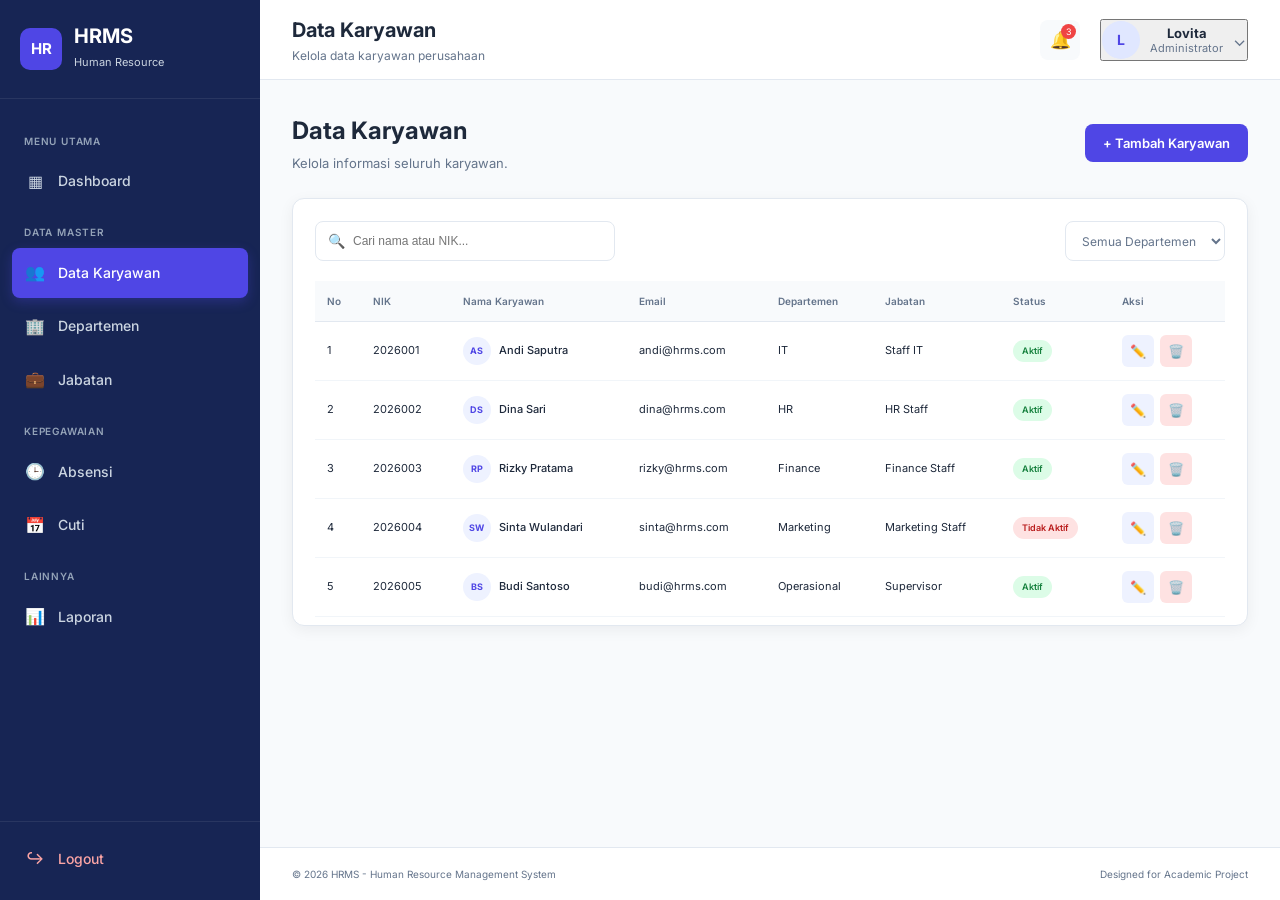
<file: HRMS/pages/data-master.html>
<!DOCTYPE html>
<html lang="id">

<head>
    <meta charset="UTF-8">
    <meta name="viewport" content="width=device-width, initial-scale=1.0">

    <title>Data Karyawan - HRMS</title>

    <!-- Google Font -->
    <link rel="preconnect" href="https://fonts.googleapis.com">
    <link rel="preconnect" href="https://fonts.gstatic.com" crossorigin>

    <link
        href="https://fonts.googleapis.com/css2?family=Inter:wght@400;500;600;700&display=swap"
        rel="stylesheet">

    <!-- CSS -->
    <link rel="stylesheet" href="../assets/css/style.css">
</head>

<body>

    <!-- =====================================================
         SIDEBAR
    ====================================================== -->
    <aside class="sidebar">

        <!-- LOGO -->
        <div class="sidebar-logo">

            <div class="logo-icon">
                HR
            </div>

            <div class="logo-text">
                <h2>HRMS</h2>
                <span>Human Resource</span>
            </div>

        </div>


        <!-- =================================================
             MENU SIDEBAR
        ================================================== -->
        <nav class="sidebar-menu">

            <!-- MENU UTAMA -->
            <p class="menu-title">MENU UTAMA</p>

            <!-- Dashboard -->
            <a href="../layout.html" class="menu-item">
                <span class="menu-icon">▦</span>
                <span>Dashboard</span>
            </a>


            <!-- DATA MASTER -->
            <p class="menu-title">DATA MASTER</p>

            <!-- Data Karyawan -->
            <a href="data-master.html" class="menu-item active">
                <span class="menu-icon">👥</span>
                <span>Data Karyawan</span>
            </a>

            <!-- Departemen -->
            <a href="departemen.html" class="menu-item">
                <span class="menu-icon">🏢</span>
                <span>Departemen</span>
            </a>

            <!-- Jabatan -->
            <a href="jabatan.html" class="menu-item">
                <span class="menu-icon">💼</span>
                <span>Jabatan</span>
            </a>


            <!-- KEPEGAWAIAN -->
            <p class="menu-title">KEPEGAWAIAN</p>

            <!-- Absensi -->
            <a href="absensi.html" class="menu-item">
                <span class="menu-icon">🕒</span>
                <span>Absensi</span>
            </a>

            <!-- Cuti -->
            <a href="cuti.html" class="menu-item">
                <span class="menu-icon">📅</span>
                <span>Cuti</span>
            </a>


            <!-- LAINNYA -->
            <p class="menu-title">LAINNYA</p>

            <!-- Laporan -->
            <a href="laporan.html" class="menu-item">
                <span class="menu-icon">📊</span>
                <span>Laporan</span>
            </a>

        </nav>


        <!-- =================================================
             LOGOUT
        ================================================== -->
        <div class="sidebar-bottom">

            <a href="../index.html" class="menu-item logout">
                <span class="menu-icon">↪</span>
                <span>Logout</span>
            </a>

        </div>

    </aside>


    <!-- =====================================================
         MAIN CONTENT
    ====================================================== -->
    <main class="main-content">


        <!-- =================================================
             HEADER
        ================================================== -->
        <header class="header">

            <div class="header-left">

                <button
                    class="menu-toggle"
                    id="menuToggle"
                    type="button">

                    ☰

                </button>

                <div>

                    <h1>Data Karyawan</h1>

                    <p>
                        Kelola data karyawan perusahaan
                    </p>

                </div>

            </div>



<div class="header-right">

    <!-- NOTIFIKASI -->
    <div class="hrms-dropdown">
        <button
            class="notification"
            id="notificationBtn"
            type="button"
            aria-label="Buka notifikasi"
            aria-expanded="false">

            🔔
            <span class="notification-badge">3</span>
        </button>

        <div
            class="hrms-dropdown-menu"
            id="notificationMenu">

            <h3>Notifikasi</h3>

            <a class="hrms-dropdown-item" href="absensi.html">
                <strong>Absensi terbaru</strong>
                <small>Periksa data kehadiran karyawan.</small>
            </a>

            <a class="hrms-dropdown-item" href="cuti.html">
                <strong>Pengajuan cuti</strong>
                <small>Periksa data pengajuan cuti.</small>
            </a>

            <a class="hrms-dropdown-item" href="data-master.html">
                <strong>Data karyawan</strong>
                <small>Lihat data karyawan HRMS.</small>
            </a>
        </div>
    </div>

    <!-- PROFIL LOVITA -->
    <div class="hrms-dropdown">
        <button
            class="profile hrms-profile-button"
            id="profileBtn"
            type="button"
            aria-label="Buka menu profil"
            aria-expanded="false">

            <span class="profile-avatar">L</span>

            <span class="profile-info">
                <strong>Lovita</strong>
                <span>Administrator</span>
            </span>

            <span class="profile-arrow">⌄</span>
        </button>

        <div
            class="hrms-dropdown-menu hrms-profile-menu"
            id="profileMenu">

            <div class="hrms-profile-heading">
                <strong>Lovita Rosiyane Endang</strong>
                <small>Administrator HRMS</small>
            </div>

            <button
                type="button"
                class="hrms-dropdown-item"
                id="profileDetailBtn">
                Profil Saya
            </button>

            <button
                type="button"
                class="hrms-dropdown-item"
                id="settingsBtn">
                Pengaturan Akun
            </button>

            <button
                type="button"
                class="hrms-dropdown-item hrms-logout"
                id="logoutBtn">
                Logout
            </button>
        </div>
    </div>

</div>

        </header>


        <!-- =================================================
             CONTENT
        ================================================== -->
        <section class="content">


            <!-- PAGE HEADER -->
            <div class="page-header">

                <div>

                    <h2>
                        Data Karyawan
                    </h2>

                    <p>
                        Kelola informasi seluruh karyawan.
                    </p>

                </div>


                <!-- TAMBAH KARYAWAN -->
                <button
                    type="button"
                    class="btn-primary"
                    id="btnTambah">

                    + Tambah Karyawan

                </button>

            </div>


            <!-- =================================================
                 TABLE CARD
            ================================================== -->
            <div class="card table-card">


                <!-- FILTER -->
                <div class="employee-toolbar">


                    <!-- SEARCH -->
                    <div class="search-box">

                        <span>🔍</span>

                        <input
                            type="text"
                            id="searchInput"
                            placeholder="Cari nama atau NIK...">

                    </div>


                    <!-- FILTER DEPARTEMEN -->
                    <select
                        id="filterDepartment"
                        class="filter-select">

                        <option value="all">
                            Semua Departemen
                        </option>

                        <option value="IT">
                            IT
                        </option>

                        <option value="HR">
                            HR
                        </option>

                        <option value="Finance">
                            Finance
                        </option>

                        <option value="Marketing">
                            Marketing
                        </option>

                        <option value="Operasional">
                            Operasional
                        </option>

                    </select>

                </div>


                <!-- =================================================
                     TABLE
                ================================================== -->
                <div class="table-wrapper">

                    <table>

                        <thead>

                            <tr>

                                <th>No</th>

                                <th>NIK</th>

                                <th>Nama Karyawan</th>

                                <th>Email</th>

                                <th>Departemen</th>

                                <th>Jabatan</th>

                                <th>Status</th>

                                <th>Aksi</th>

                            </tr>

                        </thead>


                        <tbody id="employeeTable">

                            <!--
                                Data karyawan akan
                                ditampilkan oleh JavaScript
                            -->

                        </tbody>

                    </table>

                </div>

            </div>

        </section>


        <!-- =================================================
             FOOTER
        ================================================== -->
        <footer class="footer">

            <p>
                © 2026 HRMS - Human Resource Management System
            </p>

            <p>
                Designed for Academic Project
            </p>

        </footer>

    </main>


    <!-- =====================================================
         MODAL TAMBAH / EDIT KARYAWAN
    ====================================================== -->
    <div
        class="modal-overlay"
        id="employeeModal">

        <div class="modal">


            <!-- MODAL HEADER -->
            <div class="modal-header">

                <div>

                    <h3 id="modalTitle">
                        Tambah Karyawan
                    </h3>

                    <p>
                        Masukkan informasi karyawan
                    </p>

                </div>


                <button
                    type="button"
                    class="modal-close"
                    id="btnCloseModal">

                    ×

                </button>

            </div>


            <!-- FORM -->
            <form id="employeeForm">


                <!-- INDEX EDIT -->
                <input
                    type="hidden"
                    id="editIndex">


                <div class="form-grid">


                    <!-- NIK -->
                    <div class="form-group">

                        <label for="nik">
                            NIK <span>*</span>
                        </label>

                        <input
                            type="text"
                            id="nik"
                            placeholder="Contoh: 2026001">

                    </div>


                    <!-- NAMA -->
                    <div class="form-group">

                        <label for="nama">
                            Nama Lengkap <span>*</span>
                        </label>

                        <input
                            type="text"
                            id="nama"
                            placeholder="Masukkan nama lengkap">

                    </div>


                    <!-- EMAIL -->
                    <div class="form-group">

                        <label for="email">
                            Email <span>*</span>
                        </label>

                        <input
                            type="email"
                            id="email"
                            placeholder="nama@email.com">

                    </div>


                    <!-- DEPARTEMEN -->
                    <div class="form-group">

                        <label for="department">
                            Departemen <span>*</span>
                        </label>

                        <select id="department">

                            <option value="">
                                Pilih Departemen
                            </option>

                            <option value="IT">
                                IT
                            </option>

                            <option value="HR">
                                HR
                            </option>

                            <option value="Finance">
                                Finance
                            </option>

                            <option value="Marketing">
                                Marketing
                            </option>

                            <option value="Operasional">
                                Operasional
                            </option>

                        </select>

                    </div>


                    <!-- JABATAN -->
                    <div class="form-group">

                        <label for="position">
                            Jabatan <span>*</span>
                        </label>

                        <input
                            type="text"
                            id="position"
                            placeholder="Contoh: Staff IT">

                    </div>


                    <!-- STATUS -->
                    <div class="form-group">

                        <label for="status">
                            Status <span>*</span>
                        </label>

                        <select id="status">

                            <option value="Aktif">
                                Aktif
                            </option>

                            <option value="Tidak Aktif">
                                Tidak Aktif
                            </option>

                        </select>

                    </div>

                </div>


                <!-- MODAL FOOTER -->
                <div class="modal-footer">

                    <!-- BATAL -->
                    <button
                        type="button"
                        class="btn-secondary"
                        id="btnCancel">

                        Batal

                    </button>


                    <!-- SIMPAN -->
                    <button
                        type="submit"
                        class="btn-primary">

                        Simpan Data

                    </button>

                </div>

            </form>

        </div>

    </div>


    <!-- =====================================================
         JAVASCRIPT
    ====================================================== -->
    <script src="../assets/js/script.js"></script>

</body>

</html>
</file>
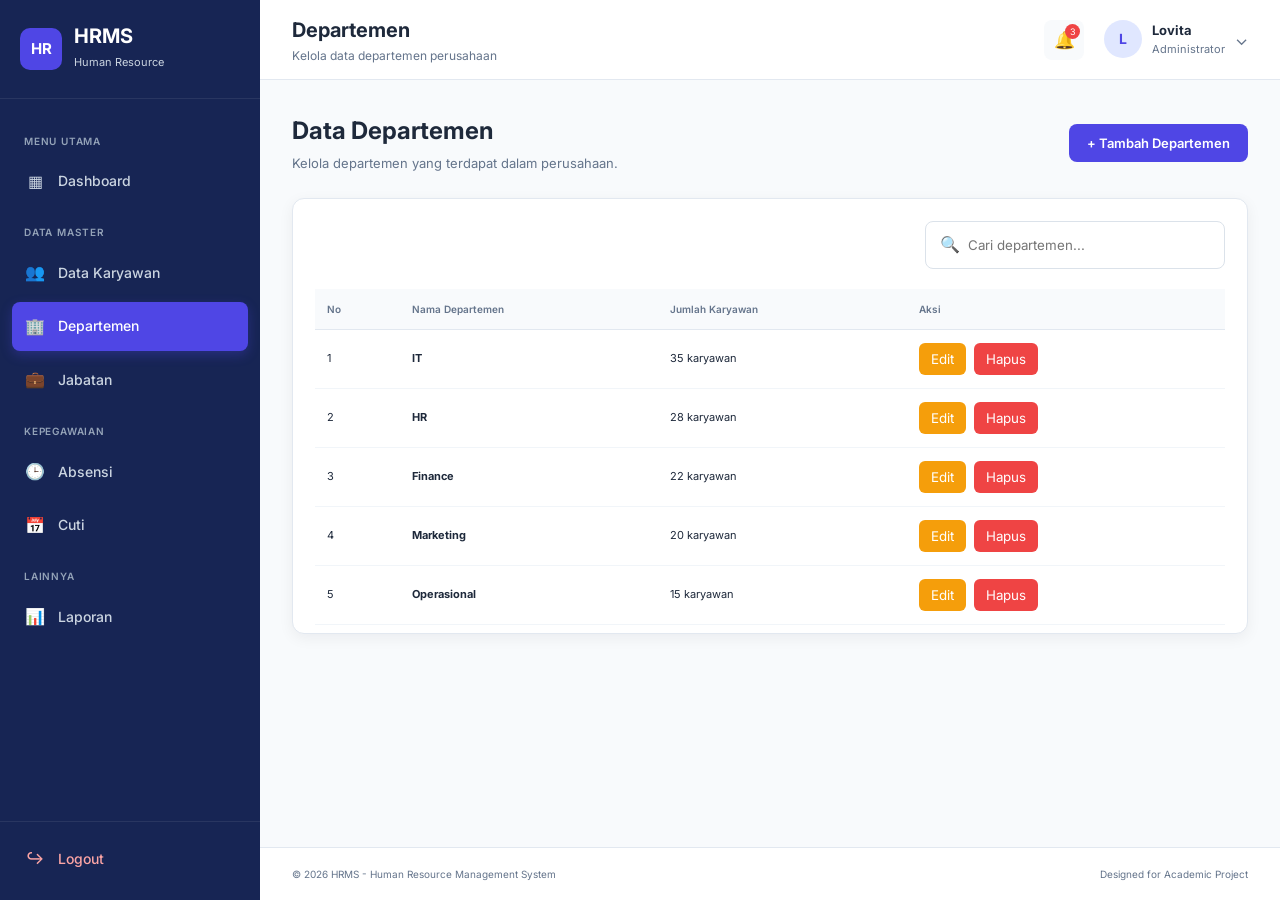
<file: HRMS/pages/departemen.html>
<!DOCTYPE html>
<html lang="id">

<head>
    <meta charset="UTF-8">
    <meta name="viewport" content="width=device-width, initial-scale=1.0">

    <title>Departemen - HRMS</title>

    <link rel="preconnect" href="https://fonts.googleapis.com">
    <link rel="preconnect" href="https://fonts.gstatic.com" crossorigin>

    <link
        href="https://fonts.googleapis.com/css2?family=Inter:wght@400;500;600;700&display=swap"
        rel="stylesheet">

    <link rel="stylesheet" href="../assets/css/style.css">

    <style>
        .department-toolbar {
            display: flex;
            justify-content: flex-end;
            margin-bottom: 20px;
        }

        .department-search {
            display: flex;
            align-items: center;
            gap: 8px;
            border: 1px solid #dbe2ea;
            border-radius: 8px;
            padding: 10px 14px;
            width: 300px;
            background: white;
        }

        .department-search input {
            border: none;
            outline: none;
            width: 100%;
            font-family: inherit;
        }

        .action-buttons {
            display: flex;
            gap: 8px;
        }

        .btn-edit {
            background: #f59e0b;
            color: white;
            border: none;
            padding: 8px 12px;
            border-radius: 6px;
            cursor: pointer;
        }

        .btn-delete {
            background: #ef4444;
            color: white;
            border: none;
            padding: 8px 12px;
            border-radius: 6px;
            cursor: pointer;
        }

        .btn-edit:hover {
            background: #d97706;
        }

        .btn-delete:hover {
            background: #dc2626;
        }

        .modal-overlay {
            display: none;
            position: fixed;
            inset: 0;
            background: rgba(15, 23, 42, 0.55);
            justify-content: center;
            align-items: center;
            z-index: 9999;
            padding: 20px;
        }

        .modal-overlay.show {
            display: flex;
        }

        .modal {
            background: white;
            width: 100%;
            max-width: 500px;
            border-radius: 12px;
            padding: 25px;
            box-shadow: 0 20px 50px rgba(0,0,0,0.2);
        }

        .modal-header {
            display: flex;
            justify-content: space-between;
            align-items: center;
            margin-bottom: 20px;
        }

        .modal-header h3 {
            margin: 0;
        }

        .modal-close {
            border: none;
            background: transparent;
            font-size: 28px;
            cursor: pointer;
        }

        .form-group {
            margin-bottom: 18px;
        }

        .form-group label {
            display: block;
            margin-bottom: 7px;
            font-weight: 600;
        }

        .form-group input {
            width: 100%;
            box-sizing: border-box;
            padding: 12px;
            border: 1px solid #dbe2ea;
            border-radius: 8px;
            outline: none;
            font-family: inherit;
        }

        .form-group input:focus {
            border-color: #4f46e5;
        }

        .modal-footer {
            display: flex;
            justify-content: flex-end;
            gap: 10px;
            margin-top: 20px;
        }

        .btn-secondary {
            border: none;
            background: #e2e8f0;
            color: #334155;
            padding: 11px 18px;
            border-radius: 8px;
            cursor: pointer;
            font-weight: 600;
        }

        .empty-data {
            text-align: center;
            padding: 30px;
            color: #64748b;
        }

        @media (max-width: 700px) {
            .department-toolbar {
                justify-content: stretch;
            }

            .department-search {
                width: 100%;
            }

            .table-wrapper {
                overflow-x: auto;
            }
        }
    </style>

</head>

<body>

    <!-- SIDEBAR -->

    <aside class="sidebar">

        <div class="sidebar-logo">

            <div class="logo-icon">
                HR
            </div>

            <div class="logo-text">
                <h2>HRMS</h2>
                <span>Human Resource</span>
            </div>

        </div>


        <nav class="sidebar-menu">

            <p class="menu-title">
                MENU UTAMA
            </p>

            <a href="../layout.html" class="menu-item">
                <span class="menu-icon">▦</span>
                <span>Dashboard</span>
            </a>


            <p class="menu-title">
                DATA MASTER
            </p>

            <a href="data-master.html" class="menu-item">
                <span class="menu-icon">👥</span>
                <span>Data Karyawan</span>
            </a>

            <a href="departemen.html" class="menu-item active">
                <span class="menu-icon">🏢</span>
                <span>Departemen</span>
            </a>

            <a href="jabatan.html" class="menu-item">
                <span class="menu-icon">💼</span>
                <span>Jabatan</span>
            </a>


            <p class="menu-title">
                KEPEGAWAIAN
            </p>

            <a href="absensi.html" class="menu-item">
                <span class="menu-icon">🕒</span>
                <span>Absensi</span>
            </a>

            <a href="cuti.html" class="menu-item">
                <span class="menu-icon">📅</span>
                <span>Cuti</span>
            </a>


            <p class="menu-title">
                LAINNYA
            </p>

            <a href="laporan.html" class="menu-item">
                <span class="menu-icon">📊</span>
                <span>Laporan</span>
            </a>

        </nav>


        <div class="sidebar-bottom">

            <a href="../index.html" class="menu-item logout">
                <span class="menu-icon">↪</span>
                <span>Logout</span>
            </a>

        </div>

    </aside>


    <!-- MAIN -->

    <main class="main-content">


        <!-- HEADER -->

        <header class="header">

            <div class="header-left">

                <button
                    class="menu-toggle"
                    id="menuToggle">

                    ☰

                </button>

                <div>

                    <h1>
                        Departemen
                    </h1>

                    <p>
                        Kelola data departemen perusahaan
                    </p>

                </div>

            </div>


            <div class="header-right">

                <button class="notification">
                    🔔
                    <span class="notification-badge">
                        3
                    </span>
                </button>

                <div class="profile">

                    <div class="profile-avatar">
                        L
                    </div>

                    <div class="profile-info">

                        <strong>
                            Lovita
                        </strong>

                        <span>
                            Administrator
                        </span>

                    </div>

                    <span class="profile-arrow">
                        ⌄
                    </span>

                </div>

            </div>

        </header>


        <!-- CONTENT -->

        <section class="content">


            <div class="page-header">

                <div>

                    <h2>
                        Data Departemen
                    </h2>

                    <p>
                        Kelola departemen yang terdapat dalam perusahaan.
                    </p>

                </div>


                <button
                    class="btn-primary"
                    id="btnTambahDepartemen">

                    + Tambah Departemen

                </button>

            </div>


            <!-- TABLE -->

            <div class="card table-card">


                <div class="department-toolbar">

                    <div class="department-search">

                        🔍

                        <input
                            type="text"
                            id="searchDepartemen"
                            placeholder="Cari departemen...">

                    </div>

                </div>


                <div class="table-wrapper">

                    <table>

                        <thead>

                            <tr>

                                <th>
                                    No
                                </th>

                                <th>
                                    Nama Departemen
                                </th>

                                <th>
                                    Jumlah Karyawan
                                </th>

                                <th>
                                    Aksi
                                </th>

                            </tr>

                        </thead>


                        <tbody id="departmentTable">

                        </tbody>

                    </table>

                </div>

            </div>


        </section>


        <!-- FOOTER -->

        <footer class="footer">

            <p>
                © 2026 HRMS - Human Resource Management System
            </p>

            <p>
                Designed for Academic Project
            </p>

        </footer>

    </main>


    <!-- MODAL -->

    <div
        class="modal-overlay"
        id="departmentModal">

        <div class="modal">


            <div class="modal-header">

                <div>

                    <h3 id="modalTitle">
                        Tambah Departemen
                    </h3>

                </div>


                <button
                    class="modal-close"
                    id="btnCloseModal">

                    ×

                </button>

            </div>


            <form id="departmentForm">


                <input
                    type="hidden"
                    id="editIndex">


                <div class="form-group">

                    <label>
                        Nama Departemen
                    </label>

                    <input
                        type="text"
                        id="namaDepartemen"
                        placeholder="Contoh: IT">

                </div>


                <div class="modal-footer">

                    <button
                        type="button"
                        class="btn-secondary"
                        id="btnCancel">

                        Batal

                    </button>


                    <button
                        type="submit"
                        class="btn-primary">

                        Simpan Data

                    </button>

                </div>


            </form>

        </div>

    </div>


    <!-- JAVASCRIPT -->

    <script>

        // =========================================
        // DATA DEPARTEMEN
        // =========================================

        let departments = [

            {
                nama: "IT",
                jumlah: 35
            },

            {
                nama: "HR",
                jumlah: 28
            },

            {
                nama: "Finance",
                jumlah: 22
            },

            {
                nama: "Marketing",
                jumlah: 20
            },

            {
                nama: "Operasional",
                jumlah: 15
            }

        ];


        // =========================================
        // ELEMENT
        // =========================================

        const table =
            document.getElementById(
                "departmentTable"
            );

        const modal =
            document.getElementById(
                "departmentModal"
            );

        const form =
            document.getElementById(
                "departmentForm"
            );

        const nama =
            document.getElementById(
                "namaDepartemen"
            );

        const editIndex =
            document.getElementById(
                "editIndex"
            );

        const modalTitle =
            document.getElementById(
                "modalTitle"
            );


        // =========================================
        // TAMPILKAN DATA
        // =========================================

        function tampilkanData(
            data = departments
        ) {

            table.innerHTML = "";


            if (data.length === 0) {

                table.innerHTML = `

                    <tr>

                        <td
                            colspan="4"
                            class="empty-data">

                            Data departemen tidak ditemukan.

                        </td>

                    </tr>

                `;

                return;

            }


            data.forEach(
                function(dept, index) {

                    const row =
                        document.createElement("tr");


                    row.innerHTML = `

                        <td>
                            ${index + 1}
                        </td>

                        <td>
                            <strong>
                                ${dept.nama}
                            </strong>
                        </td>

                        <td>
                            ${dept.jumlah} karyawan
                        </td>

                        <td>

                            <div class="action-buttons">

                                <button
                                    class="btn-edit"
                                    onclick="editDepartemen(${departments.indexOf(dept)})">

                                    Edit

                                </button>

                                <button
                                    class="btn-delete"
                                    onclick="hapusDepartemen(${departments.indexOf(dept)})">

                                    Hapus

                                </button>

                            </div>

                        </td>

                    `;


                    table.appendChild(row);

                }
            );

        }


        // =========================================
        // BUKA MODAL TAMBAH
        // =========================================

        document
            .getElementById(
                "btnTambahDepartemen"
            )
            .addEventListener(
                "click",
                function() {

                    modalTitle.textContent =
                        "Tambah Departemen";

                    form.reset();

                    editIndex.value = "";

                    modal.classList.add(
                        "show"
                    );

                    nama.focus();

                }
            );


        // =========================================
        // TUTUP MODAL
        // =========================================

        function tutupModal() {

            modal.classList.remove(
                "show"
            );

            form.reset();

            editIndex.value = "";

        }


        document
            .getElementById(
                "btnCloseModal"
            )
            .addEventListener(
                "click",
                tutupModal
            );


        document
            .getElementById(
                "btnCancel"
            )
            .addEventListener(
                "click",
                tutupModal
            );


        // =========================================
        // SIMPAN DATA
        // =========================================

        form.addEventListener(
            "submit",
            function(e) {

                e.preventDefault();


                const namaDepartemen =
                    nama.value.trim();


                if (
                    namaDepartemen === ""
                ) {

                    alert(
                        "Nama departemen wajib diisi."
                    );

                    nama.focus();

                    return;

                }


                const index =
                    editIndex.value;


                if (index === "") {

                    departments.push({

                        nama: namaDepartemen,

                        jumlah: 0

                    });

                    alert(
                        "Departemen berhasil ditambahkan."
                    );

                } else {

                    departments[index].nama =
                        namaDepartemen;

                    alert(
                        "Departemen berhasil diperbarui."
                    );

                }


                tampilkanData();

                tutupModal();

            }
        );


        // =========================================
        // EDIT
        // =========================================

        function editDepartemen(index) {

            modalTitle.textContent =
                "Edit Departemen";

            nama.value =
                departments[index].nama;

            editIndex.value =
                index;

            modal.classList.add(
                "show"
            );

            nama.focus();

        }


        // =========================================
        // HAPUS
        // =========================================

        function hapusDepartemen(index) {

            const yakin =
                confirm(
                    "Apakah kamu yakin ingin menghapus departemen ini?"
                );


            if (!yakin) {

                return;

            }


            departments.splice(
                index,
                1
            );


            tampilkanData();


            alert(
                "Departemen berhasil dihapus."
            );

        }


        // =========================================
        // SEARCH
        // =========================================

        document
            .getElementById(
                "searchDepartemen"
            )
            .addEventListener(
                "input",
                function() {

                    const keyword =
                        this.value
                            .toLowerCase()
                            .trim();


                    const hasil =
                        departments.filter(
                            function(dept) {

                                return dept.nama
                                    .toLowerCase()
                                    .includes(keyword);

                            }
                        );


                    tampilkanData(
                        hasil
                    );

                }
            );


        // =========================================
        // SIDEBAR MOBILE
        // =========================================

        const menuToggle =
            document.getElementById(
                "menuToggle"
            );

        const sidebar =
            document.querySelector(
                ".sidebar"
            );


        if (menuToggle) {

            menuToggle.addEventListener(
                "click",
                function() {

                    sidebar.classList.toggle(
                        "show"
                    );

                }
            );

        }


        // =========================================
        // TAMPILKAN DATA SAAT HALAMAN DIBUKA
        // =========================================

        tampilkanData();

    </script>

</body>

</html>
</file>
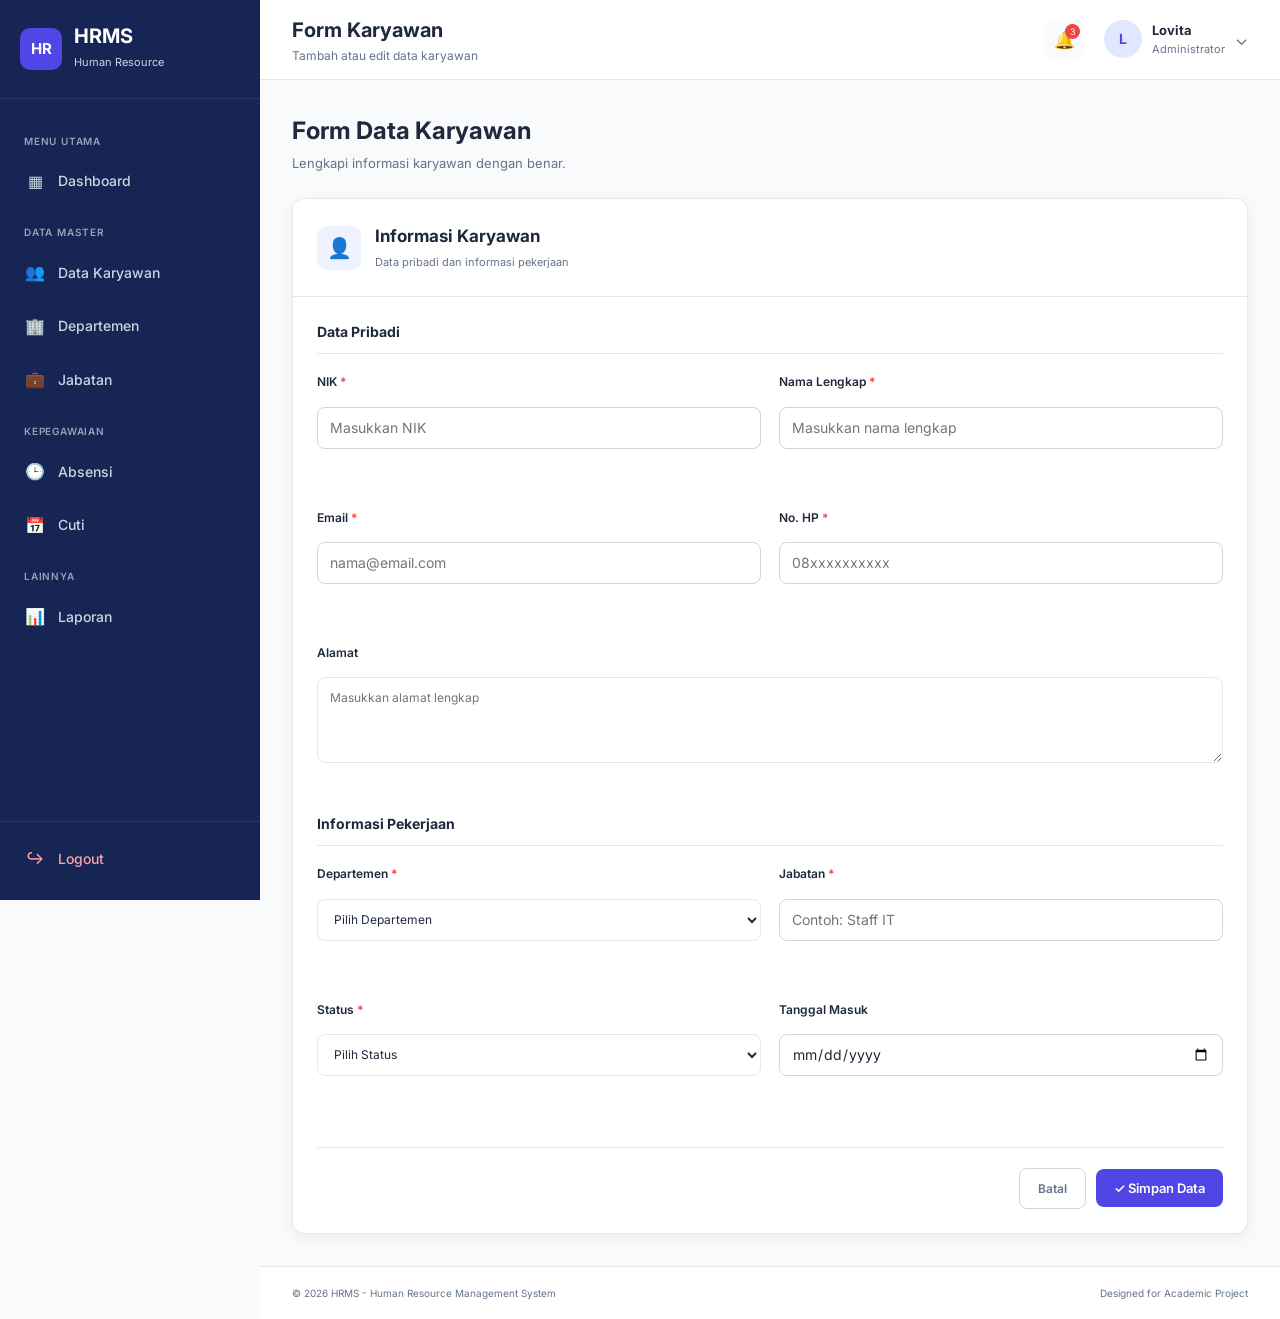
<file: HRMS/pages/form.html>
<!DOCTYPE html>
<html lang="id">

<head>
    <meta charset="UTF-8">
    <meta name="viewport" content="width=device-width, initial-scale=1.0">

    <title>Form Karyawan - HRMS</title>

    <link rel="preconnect" href="https://fonts.googleapis.com">
    <link rel="preconnect" href="https://fonts.gstatic.com" crossorigin>

    <link
        href="https://fonts.googleapis.com/css2?family=Inter:wght@400;500;600;700&display=swap"
        rel="stylesheet">

    <link rel="stylesheet" href="../assets/css/style.css">
</head>

<body>

    <!-- SIDEBAR -->
    <aside class="sidebar">

        <div class="sidebar-logo">

            <div class="logo-icon">
                HR
            </div>

            <div class="logo-text">
                <h2>HRMS</h2>
                <span>Human Resource</span>
            </div>

        </div>


        <nav class="sidebar-menu">

            <p class="menu-title">MENU UTAMA</p>

            <a href="dashboard.html" class="menu-item">
                <span class="menu-icon">▦</span>
                <span>Dashboard</span>
            </a>


            <p class="menu-title">DATA MASTER</p>

            <a href="data-master.html" class="menu-item">
                <span class="menu-icon">👥</span>
                <span>Data Karyawan</span>
            </a>

            <a href="#" class="menu-item">
                <span class="menu-icon">🏢</span>
                <span>Departemen</span>
            </a>

            <a href="#" class="menu-item">
                <span class="menu-icon">💼</span>
                <span>Jabatan</span>
            </a>


            <p class="menu-title">KEPEGAWAIAN</p>

            <a href="#" class="menu-item">
                <span class="menu-icon">🕒</span>
                <span>Absensi</span>
            </a>

            <a href="#" class="menu-item">
                <span class="menu-icon">📅</span>
                <span>Cuti</span>
            </a>


            <p class="menu-title">LAINNYA</p>

            <a href="laporan.html" class="menu-item">
                <span class="menu-icon">📊</span>
                <span>Laporan</span>
            </a>

        </nav>


        <div class="sidebar-bottom">

            <a href="../index.html" class="menu-item logout">
                <span class="menu-icon">↪</span>
                <span>Logout</span>
            </a>

        </div>

    </aside>


    <!-- MAIN CONTENT -->
    <main class="main-content">

        <!-- HEADER -->
        <header class="header">

            <div class="header-left">

                <button
                    class="menu-toggle"
                    id="menuToggle">

                    ☰

                </button>

                <div>

                    <h1>
                        Form Karyawan
                    </h1>

                    <p>
                        Tambah atau edit data karyawan
                    </p>

                </div>

            </div>


            <div class="header-right">

                <button class="notification">

                    🔔

                    <span class="notification-badge">
                        3
                    </span>

                </button>


                <div class="profile">

                    <div class="profile-avatar">
                        L
                    </div>

                    <div class="profile-info">

                        <strong>
                            Lovita
                        </strong>

                        <span>
                            Administrator
                        </span>

                    </div>

                    <span class="profile-arrow">
                        ⌄
                    </span>

                </div>

            </div>

        </header>


        <!-- CONTENT -->
        <section class="content">

            <div class="page-header">

                <div>

                    <h2>
                        Form Data Karyawan
                    </h2>

                    <p>
                        Lengkapi informasi karyawan dengan benar.
                    </p>

                </div>

            </div>


            <!-- FORM CARD -->
            <div class="card employee-form-card">

                <div class="form-card-header">

                    <div class="form-title-icon">
                        👤
                    </div>

                    <div>

                        <h3>
                            Informasi Karyawan
                        </h3>

                        <p>
                            Data pribadi dan informasi pekerjaan
                        </p>

                    </div>

                </div>


                <form id="employeePageForm">

                    <!-- DATA PRIBADI -->
                    <div class="form-section">

                        <h4>
                            Data Pribadi
                        </h4>

                        <div class="form-grid">


                            <!-- NIK -->
                            <div class="form-group">

                                <label for="formNik">
                                    NIK <span>*</span>
                                </label>

                                <input
                                    type="text"
                                    id="formNik"
                                    placeholder="Masukkan NIK">

                                <small class="form-error"
                                    id="nikError">
                                </small>

                            </div>


                            <!-- NAMA -->
                            <div class="form-group">

                                <label for="formNama">
                                    Nama Lengkap <span>*</span>
                                </label>

                                <input
                                    type="text"
                                    id="formNama"
                                    placeholder="Masukkan nama lengkap">

                                <small class="form-error"
                                    id="namaError">
                                </small>

                            </div>


                            <!-- EMAIL -->
                            <div class="form-group">

                                <label for="formEmail">
                                    Email <span>*</span>
                                </label>

                                <input
                                    type="email"
                                    id="formEmail"
                                    placeholder="nama@email.com">

                                <small class="form-error"
                                    id="emailError">
                                </small>

                            </div>


                            <!-- NO HP -->
                            <div class="form-group">

                                <label for="formPhone">
                                    No. HP <span>*</span>
                                </label>

                                <input
                                    type="text"
                                    id="formPhone"
                                    placeholder="08xxxxxxxxxx">

                                <small class="form-error"
                                    id="phoneError">
                                </small>

                            </div>


                            <!-- ALAMAT -->
                            <div class="form-group full-width">

                                <label for="formAddress">
                                    Alamat
                                </label>

                                <textarea
                                    id="formAddress"
                                    rows="4"
                                    placeholder="Masukkan alamat lengkap"></textarea>

                            </div>

                        </div>

                    </div>


                    <!-- DATA PEKERJAAN -->
                    <div class="form-section">

                        <h4>
                            Informasi Pekerjaan
                        </h4>


                        <div class="form-grid">


                            <!-- DEPARTEMEN -->
                            <div class="form-group">

                                <label for="formDepartment">
                                    Departemen <span>*</span>
                                </label>

                                <select id="formDepartment">

                                    <option value="">
                                        Pilih Departemen
                                    </option>

                                    <option value="IT">
                                        IT
                                    </option>

                                    <option value="HR">
                                        HR
                                    </option>

                                    <option value="Finance">
                                        Finance
                                    </option>

                                    <option value="Marketing">
                                        Marketing
                                    </option>

                                    <option value="Operasional">
                                        Operasional
                                    </option>

                                </select>

                                <small
                                    class="form-error"
                                    id="departmentError">
                                </small>

                            </div>


                            <!-- JABATAN -->
                            <div class="form-group">

                                <label for="formPosition">
                                    Jabatan <span>*</span>
                                </label>

                                <input
                                    type="text"
                                    id="formPosition"
                                    placeholder="Contoh: Staff IT">

                                <small
                                    class="form-error"
                                    id="positionError">
                                </small>

                            </div>


                            <!-- STATUS -->
                            <div class="form-group">

                                <label for="formStatus">
                                    Status <span>*</span>
                                </label>

                                <select id="formStatus">

                                    <option value="">
                                        Pilih Status
                                    </option>

                                    <option value="Aktif">
                                        Aktif
                                    </option>

                                    <option value="Tidak Aktif">
                                        Tidak Aktif
                                    </option>

                                </select>

                                <small
                                    class="form-error"
                                    id="statusError">
                                </small>

                            </div>


                            <!-- TANGGAL MASUK -->
                            <div class="form-group">

                                <label for="formJoinDate">
                                    Tanggal Masuk
                                </label>

                                <input
                                    type="date"
                                    id="formJoinDate">

                            </div>

                        </div>

                    </div>


                    <!-- BUTTON -->
                    <div class="form-actions">

                        <a
                            href="data-master.html"
                            class="btn-secondary">

                            Batal

                        </a>


                        <button
                            type="submit"
                            class="btn-primary">

                            ✓ Simpan Data

                        </button>

                    </div>

                </form>

            </div>

        </section>


        <!-- FOOTER -->
        <footer class="footer">

            <p>
                © 2026 HRMS - Human Resource Management System
            </p>

            <p>
                Designed for Academic Project
            </p>

        </footer>

    </main>


    <script src="../assets/js/script.js"></script>

</body>

</html>
</file>
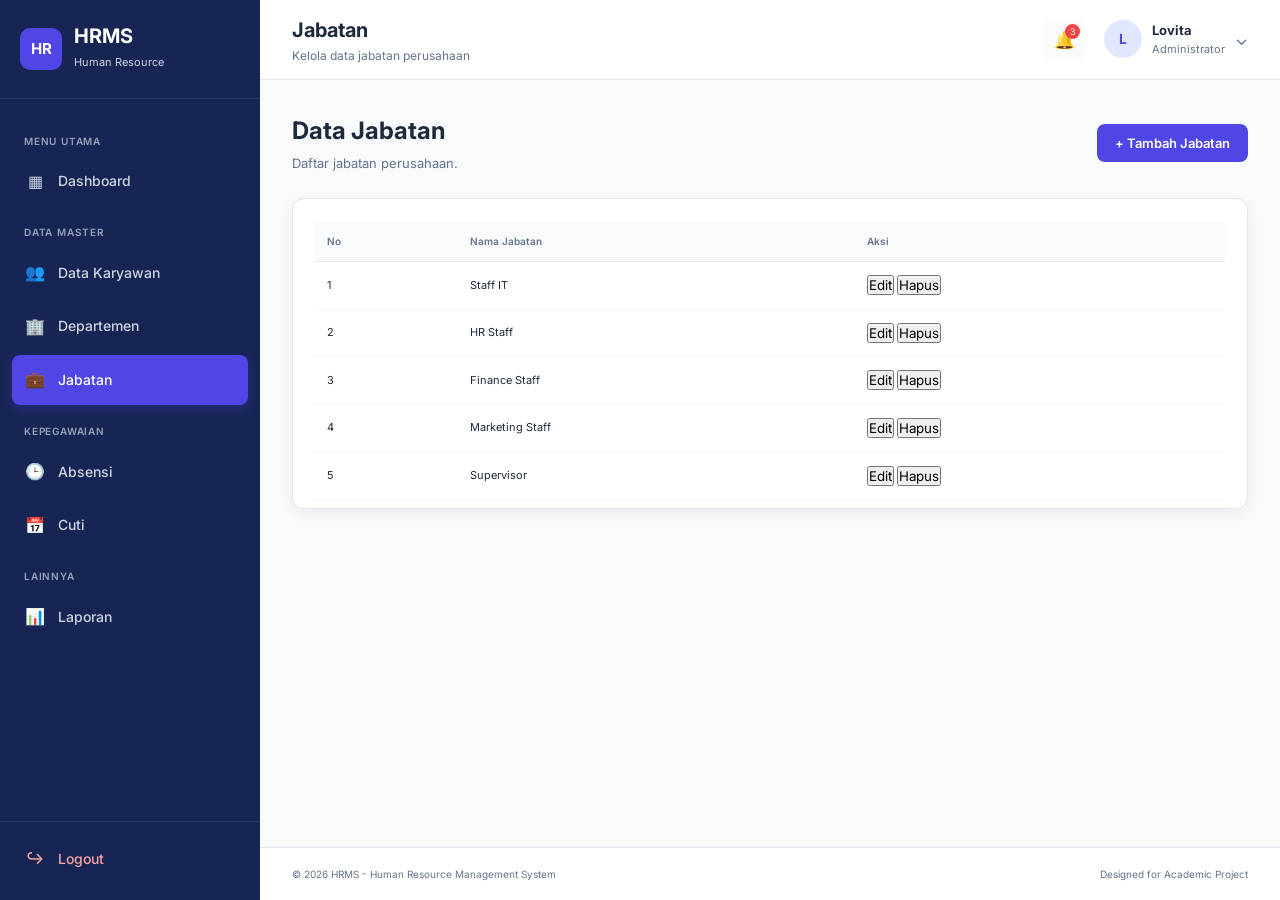
<file: HRMS/pages/jabatan.html>
<!DOCTYPE html>
<html lang="id">

<head>
    <meta charset="UTF-8">
    <meta name="viewport" content="width=device-width, initial-scale=1.0">

    <title>Jabatan - HRMS</title>

    <link rel="preconnect" href="https://fonts.googleapis.com">
    <link rel="preconnect" href="https://fonts.gstatic.com" crossorigin>

    <link
        href="https://fonts.googleapis.com/css2?family=Inter:wght@400;500;600;700&display=swap"
        rel="stylesheet">

    <link rel="stylesheet" href="../assets/css/style.css">
</head>

<body>

    <!-- =========================
         SIDEBAR
    ========================== -->

    <aside class="sidebar">

        <div class="sidebar-logo">

            <div class="logo-icon">
                HR
            </div>

            <div class="logo-text">
                <h2>HRMS</h2>
                <span>Human Resource</span>
            </div>

        </div>


        <nav class="sidebar-menu">

            <p class="menu-title">MENU UTAMA</p>

            <a href="../layout.html" class="menu-item">
                <span class="menu-icon">▦</span>
                <span>Dashboard</span>
            </a>


            <p class="menu-title">DATA MASTER</p>

            <a href="data-master.html" class="menu-item">
                <span class="menu-icon">👥</span>
                <span>Data Karyawan</span>
            </a>

            <a href="departemen.html" class="menu-item">
                <span class="menu-icon">🏢</span>
                <span>Departemen</span>
            </a>

            <a href="jabatan.html" class="menu-item active">
                <span class="menu-icon">💼</span>
                <span>Jabatan</span>
            </a>


            <p class="menu-title">KEPEGAWAIAN</p>

            <a href="absensi.html" class="menu-item">
                <span class="menu-icon">🕒</span>
                <span>Absensi</span>
            </a>

            <a href="cuti.html" class="menu-item">
                <span class="menu-icon">📅</span>
                <span>Cuti</span>
            </a>


            <p class="menu-title">LAINNYA</p>

            <a href="laporan.html" class="menu-item">
                <span class="menu-icon">📊</span>
                <span>Laporan</span>
            </a>

        </nav>


        <div class="sidebar-bottom">

            <a href="../index.html" class="menu-item logout">
                <span class="menu-icon">↪</span>
                <span>Logout</span>
            </a>

        </div>

    </aside>


    <!-- =========================
         MAIN CONTENT
    ========================== -->

    <main class="main-content">

        <!-- HEADER -->

        <header class="header">

            <div class="header-left">

                <button class="menu-toggle" id="menuToggle">
                    ☰
                </button>

                <div>

                    <h1>Jabatan</h1>

                    <p>
                        Kelola data jabatan perusahaan
                    </p>

                </div>

            </div>


            <div class="header-right">

                <button class="notification">
                    🔔
                    <span class="notification-badge">
                        3
                    </span>
                </button>


                <div class="profile">

                    <div class="profile-avatar">
                        L
                    </div>

                    <div class="profile-info">

                        <strong>Lovita</strong>

                        <span>
                            Administrator
                        </span>

                    </div>

                    <span class="profile-arrow">
                        ⌄
                    </span>

                </div>

            </div>

        </header>


        <!-- =========================
             CONTENT
        ========================== -->

        <section class="content">

            <!-- PAGE HEADER -->

            <div class="page-header">

                <div>

                    <h2>
                        Data Jabatan
                    </h2>

                    <p>
                        Daftar jabatan perusahaan.
                    </p>

                </div>


                <button
                    class="btn-primary"
                    id="btnTambahJabatan">

                    + Tambah Jabatan

                </button>

            </div>


            <!-- =========================
                 TABLE
            ========================== -->

            <div class="card table-card">

                <div class="table-wrapper">

                    <table>

                        <thead>

                            <tr>

                                <th>
                                    No
                                </th>

                                <th>
                                    Nama Jabatan
                                </th>

                                <th>
                                    Aksi
                                </th>

                            </tr>

                        </thead>


                        <tbody id="jabatanTable">

                            <tr>
                                <td>1</td>
                                <td>Staff IT</td>

                                <td>

                                    <button
                                        type="button"
                                        onclick="editJabatan(this)">
                                        Edit
                                    </button>

                                    <button
                                        type="button"
                                        onclick="hapusJabatan(this)">
                                        Hapus
                                    </button>

                                </td>
                            </tr>


                            <tr>
                                <td>2</td>
                                <td>HR Staff</td>

                                <td>

                                    <button
                                        type="button"
                                        onclick="editJabatan(this)">
                                        Edit
                                    </button>

                                    <button
                                        type="button"
                                        onclick="hapusJabatan(this)">
                                        Hapus
                                    </button>

                                </td>
                            </tr>


                            <tr>
                                <td>3</td>
                                <td>Finance Staff</td>

                                <td>

                                    <button
                                        type="button"
                                        onclick="editJabatan(this)">
                                        Edit
                                    </button>

                                    <button
                                        type="button"
                                        onclick="hapusJabatan(this)">
                                        Hapus
                                    </button>

                                </td>
                            </tr>


                            <tr>
                                <td>4</td>
                                <td>Marketing Staff</td>

                                <td>

                                    <button
                                        type="button"
                                        onclick="editJabatan(this)">
                                        Edit
                                    </button>

                                    <button
                                        type="button"
                                        onclick="hapusJabatan(this)">
                                        Hapus
                                    </button>

                                </td>
                            </tr>


                            <tr>
                                <td>5</td>
                                <td>Supervisor</td>

                                <td>

                                    <button
                                        type="button"
                                        onclick="editJabatan(this)">
                                        Edit
                                    </button>

                                    <button
                                        type="button"
                                        onclick="hapusJabatan(this)">
                                        Hapus
                                    </button>

                                </td>
                            </tr>

                        </tbody>

                    </table>

                </div>

            </div>

        </section>


        <!-- FOOTER -->

        <footer class="footer">

            <p>
                © 2026 HRMS - Human Resource Management System
            </p>

            <p>
                Designed for Academic Project
            </p>

        </footer>

    </main>


    <!-- =========================
         MODAL TAMBAH JABATAN
    ========================== -->

    <div
        class="modal-overlay"
        id="jabatanModal">

        <div class="modal">

            <div class="modal-header">

                <div>

                    <h3>
                        Tambah Jabatan
                    </h3>

                    <p>
                        Masukkan nama jabatan baru
                    </p>

                </div>


                <button
                    type="button"
                    class="modal-close"
                    id="btnCloseJabatan">

                    ×

                </button>

            </div>


            <form id="jabatanForm">

                <div class="form-group">

                    <label for="namaJabatan">

                        Nama Jabatan

                    </label>


                    <input
                        type="text"
                        id="namaJabatan"
                        placeholder="Contoh: Staff IT"
                        required>

                </div>


                <div class="modal-footer">

                    <button
                        type="button"
                        class="btn-secondary"
                        id="btnBatalJabatan">

                        Batal

                    </button>


                    <button
                        type="submit"
                        class="btn-primary">

                        Simpan

                    </button>

                </div>

            </form>

        </div>

    </div>


    <!-- =========================
         JAVASCRIPT
    ========================== -->

    <script src="../assets/js/script.js"></script>


    <script>

        document.addEventListener("DOMContentLoaded", function () {

            const btnTambah =
                document.getElementById("btnTambahJabatan");

            const modal =
                document.getElementById("jabatanModal");

            const btnClose =
                document.getElementById("btnCloseJabatan");

            const btnBatal =
                document.getElementById("btnBatalJabatan");

            const form =
                document.getElementById("jabatanForm");

            const inputNama =
                document.getElementById("namaJabatan");


            /* =========================
               BUKA MODAL
            ========================== */

            btnTambah.addEventListener("click", function () {

                modal.classList.add("show");

                inputNama.focus();

            });


            /* =========================
               TUTUP MODAL
            ========================== */

            btnClose.addEventListener("click", function () {

                modal.classList.remove("show");

                form.reset();

            });


            btnBatal.addEventListener("click", function () {

                modal.classList.remove("show");

                form.reset();

            });


            /* =========================
               KLIK LUAR MODAL
            ========================== */

            modal.addEventListener("click", function (e) {

                if (e.target === modal) {

                    modal.classList.remove("show");

                    form.reset();

                }

            });


            /* =========================
               SIMPAN JABATAN
            ========================== */

            form.addEventListener("submit", function (e) {

                e.preventDefault();


                const nama =
                    inputNama.value.trim();


                if (nama === "") {

                    alert(
                        "Nama jabatan harus diisi!"
                    );

                    return;

                }


                const table =
                    document.getElementById("jabatanTable");


                const jumlah =
                    table.querySelectorAll("tr").length + 1;


                const row =
                    document.createElement("tr");


                row.innerHTML = `

                    <td>
                        ${jumlah}
                    </td>

                    <td>
                        ${nama}
                    </td>

                    <td>

                        <button
                            type="button"
                            onclick="editJabatan(this)">

                            Edit

                        </button>


                        <button
                            type="button"
                            onclick="hapusJabatan(this)">

                            Hapus

                        </button>

                    </td>

                `;


                table.appendChild(row);


                alert(
                    "Jabatan berhasil ditambahkan!"
                );


                modal.classList.remove("show");

                form.reset();

            });

        });


        /* =========================
           EDIT JABATAN
        ========================== */

        function editJabatan(button) {

            const row =
                button.closest("tr");


            const namaLama =
                row.cells[1].textContent;


            const namaBaru =
                prompt(
                    "Edit nama jabatan:",
                    namaLama
                );


            if (
                namaBaru !== null &&
                namaBaru.trim() !== ""
            ) {

                row.cells[1].textContent =
                    namaBaru.trim();


                alert(
                    "Jabatan berhasil diubah!"
                );

            }

        }


        /* =========================
           HAPUS JABATAN
        ========================== */

        function hapusJabatan(button) {

            const row =
                button.closest("tr");


            const nama =
                row.cells[1].textContent;


            const yakin =
                confirm(
                    "Apakah kamu yakin ingin menghapus jabatan " +
                    nama +
                    "?"
                );


            if (yakin) {

                row.remove();


                const rows =
                    document.querySelectorAll(
                        "#jabatanTable tr"
                    );


                rows.forEach(function (
                    row,
                    index
                ) {

                    row.cells[0].textContent =
                        index + 1;

                });


                alert(
                    "Jabatan berhasil dihapus!"
                );

            }

        }

    </script>

</body>

</html>
</file>
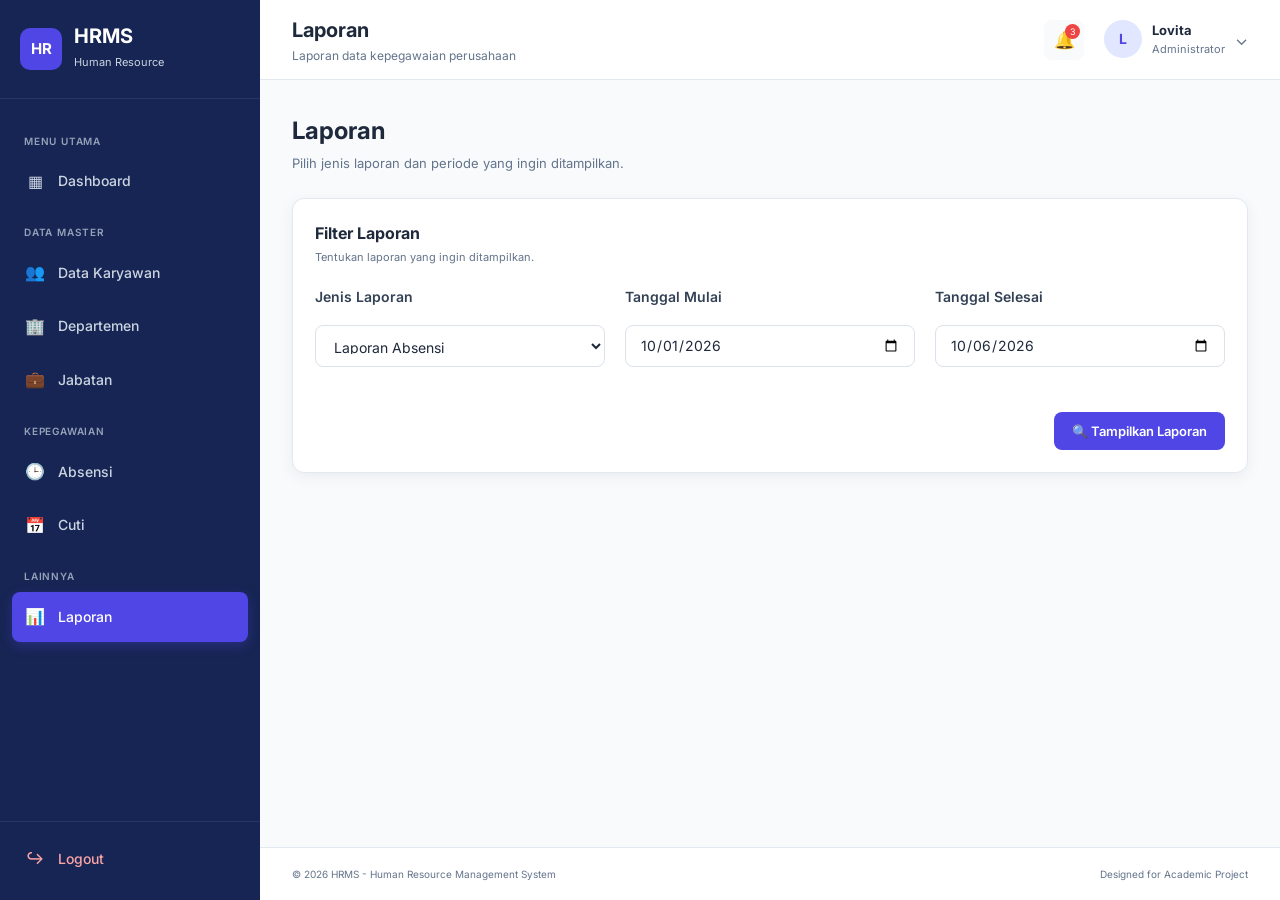
<file: HRMS/pages/laporan.html>
<!DOCTYPE html>
<html lang="id">

<head>

    <meta charset="UTF-8">

    <meta name="viewport"
          content="width=device-width, initial-scale=1.0">

    <title>Laporan - HRMS</title>

    <!-- GOOGLE FONT -->
    <link rel="preconnect"
          href="https://fonts.googleapis.com">

    <link rel="preconnect"
          href="https://fonts.gstatic.com"
          crossorigin>

    <link
        href="https://fonts.googleapis.com/css2?family=Inter:wght@400;500;600;700&display=swap"
        rel="stylesheet">

    <!-- CSS -->
    <link rel="stylesheet"
          href="../assets/css/style.css">


    <!-- STYLE KHUSUS CETAK -->
    <style>

        .report-filter {

            display: grid;

            grid-template-columns:
                repeat(3, 1fr);

            gap: 20px;

            margin-bottom: 25px;

        }


        .report-filter .form-group {

            display: flex;

            flex-direction: column;

            gap: 8px;

        }


        .report-filter label {

            font-weight: 600;

            color: #334155;

            font-size: 14px;

        }


        .report-filter select,
        .report-filter input {

            padding: 12px 14px;

            border: 1px solid #dbe2ea;

            border-radius: 8px;

            font-family: inherit;

            font-size: 14px;

            outline: none;

        }


        .report-filter select:focus,
        .report-filter input:focus {

            border-color: #4f46e5;

        }


        .report-button {

            display: flex;

            align-items: end;

        }


        .report-button button {

            width: 100%;

            height: 44px;

        }


        .report-result {

            display: none;

            margin-top: 25px;

        }


        .report-result.show {

            display: block;

        }


        .report-header-print {

            display: flex;

            justify-content: space-between;

            align-items: center;

            margin-bottom: 20px;

        }


        .report-header-print h3 {

            margin: 0;

            color: #172554;

        }


        .report-header-print p {

            margin-top: 5px;

            color: #64748b;

        }


        .btn-print {

            background: #0f766e;

            color: white;

            border: none;

            padding: 11px 18px;

            border-radius: 8px;

            cursor: pointer;

            font-weight: 600;

        }


        .btn-print:hover {

            background: #115e59;

        }


        .report-summary {

            display: grid;

            grid-template-columns:
                repeat(4, 1fr);

            gap: 15px;

            margin-bottom: 20px;

        }


        .summary-box {

            border: 1px solid #e2e8f0;

            border-radius: 10px;

            padding: 18px;

            background: #ffffff;

        }


        .summary-box span {

            display: block;

            color: #64748b;

            font-size: 13px;

            margin-bottom: 8px;

        }


        .summary-box strong {

            font-size: 24px;

            color: #172554;

        }


        @media (max-width: 900px) {

            .report-filter {

                grid-template-columns: 1fr;

            }

            .report-summary {

                grid-template-columns: 1fr 1fr;

            }

        }


        @media print {

            body {

                background: white !important;

            }


            .sidebar,
            .header,
            .page-header,
            .report-filter,
            .footer,
            .btn-print {

                display: none !important;

            }


            .main-content {

                margin: 0 !important;

                width: 100% !important;

            }


            .content {

                padding: 0 !important;

            }


            .card {

                box-shadow: none !important;

                border: none !important;

            }


            .report-result {

                display: block !important;

            }


            .report-summary {

                grid-template-columns:
                    repeat(4, 1fr);

            }


            table {

                width: 100%;

                border-collapse: collapse;

            }


            th,
            td {

                border: 1px solid #333 !important;

                padding: 8px !important;

                color: #000 !important;

            }


            th {

                background: #f1f5f9 !important;

            }

        }

    </style>

</head>


<body>


    <!-- =========================
         SIDEBAR
    ========================== -->

    <aside class="sidebar">


        <!-- LOGO -->

        <div class="sidebar-logo">

            <div class="logo-icon">
                HR
            </div>


            <div class="logo-text">

                <h2>
                    HRMS
                </h2>

                <span>
                    Human Resource
                </span>

            </div>

        </div>


        <!-- MENU -->

        <nav class="sidebar-menu">


            <p class="menu-title">
                MENU UTAMA
            </p>


            <a
                href="../layout.html"
                class="menu-item">

                <span class="menu-icon">
                    ▦
                </span>

                <span>
                    Dashboard
                </span>

            </a>


            <p class="menu-title">
                DATA MASTER
            </p>


            <a
                href="data-master.html"
                class="menu-item">

                <span class="menu-icon">
                    👥
                </span>

                <span>
                    Data Karyawan
                </span>

            </a>


            <a
                href="departemen.html"
                class="menu-item">

                <span class="menu-icon">
                    🏢
                </span>

                <span>
                    Departemen
                </span>

            </a>


            <a
                href="jabatan.html"
                class="menu-item">

                <span class="menu-icon">
                    💼
                </span>

                <span>
                    Jabatan
                </span>

            </a>


            <p class="menu-title">
                KEPEGAWAIAN
            </p>


            <a
                href="absensi.html"
                class="menu-item">

                <span class="menu-icon">
                    🕒
                </span>

                <span>
                    Absensi
                </span>

            </a>


            <a
                href="cuti.html"
                class="menu-item">

                <span class="menu-icon">
                    📅
                </span>

                <span>
                    Cuti
                </span>

            </a>


            <p class="menu-title">
                LAINNYA
            </p>


            <a
                href="laporan.html"
                class="menu-item active">

                <span class="menu-icon">
                    📊
                </span>

                <span>
                    Laporan
                </span>

            </a>


        </nav>


        <!-- LOGOUT -->

        <div class="sidebar-bottom">

            <a
                href="../index.html"
                class="menu-item logout">

                <span class="menu-icon">
                    ↪
                </span>

                <span>
                    Logout
                </span>

            </a>

        </div>


    </aside>



    <!-- =========================
         MAIN CONTENT
    ========================== -->

    <main class="main-content">


        <!-- HEADER -->

        <header class="header">


            <div class="header-left">


                <button
                    class="menu-toggle"
                    id="menuToggle">

                    ☰

                </button>


                <div>

                    <h1>
                        Laporan
                    </h1>

                    <p>
                        Laporan data kepegawaian perusahaan
                    </p>

                </div>


            </div>



            <div class="header-right">


                <button
                    class="notification">

                    🔔

                    <span
                        class="notification-badge">

                        3

                    </span>

                </button>


                <div class="profile">


                    <div class="profile-avatar">
                        L
                    </div>


                    <div class="profile-info">

                        <strong>
                            Lovita
                        </strong>

                        <span>
                            Administrator
                        </span>

                    </div>


                    <span class="profile-arrow">
                        ⌄
                    </span>


                </div>


            </div>


        </header>



        <!-- =========================
             CONTENT
        ========================== -->

        <section class="content">


            <!-- PAGE HEADER -->

            <div class="page-header">

                <div>

                    <h2>
                        Laporan
                    </h2>

                    <p>
                        Pilih jenis laporan dan periode
                        yang ingin ditampilkan.
                    </p>

                </div>

            </div>



            <!-- =========================
                 FILTER LAPORAN
            ========================== -->

            <div class="card">


                <div class="card-header">

                    <div>

                        <h3>
                            Filter Laporan
                        </h3>

                        <p>
                            Tentukan laporan yang ingin
                            ditampilkan.
                        </p>

                    </div>

                </div>


                <div class="report-filter">


                    <!-- JENIS LAPORAN -->

                    <div class="form-group">

                        <label for="jenisLaporan">
                            Jenis Laporan
                        </label>


                        <select
                            id="jenisLaporan">

                            <option value="absensi">
                                Laporan Absensi
                            </option>

                            <option value="cuti">
                                Laporan Cuti
                            </option>

                            <option value="karyawan">
                                Laporan Karyawan
                            </option>

                        </select>

                    </div>



                    <!-- TANGGAL MULAI -->

                    <div class="form-group">

                        <label for="tanggalMulai">
                            Tanggal Mulai
                        </label>


                        <input
                            type="date"
                            id="tanggalMulai"
                            value="2026-10-01">

                    </div>



                    <!-- TANGGAL SELESAI -->

                    <div class="form-group">

                        <label for="tanggalSelesai">
                            Tanggal Selesai
                        </label>


                        <input
                            type="date"
                            id="tanggalSelesai"
                            value="2026-10-06">

                    </div>


                </div>


                <!-- TOMBOL TAMPILKAN -->

                <div
                    style="
                        display:flex;
                        justify-content:flex-end;
                        margin-top:10px;
                    ">

                    <button
                        class="btn-primary"
                        id="btnTampilkan">

                        🔍 Tampilkan Laporan

                    </button>

                </div>


            </div>



            <!-- =========================
                 HASIL LAPORAN
            ========================== -->

            <div
                class="card report-result"
                id="reportResult">


                <!-- HEADER HASIL -->

                <div class="report-header-print">


                    <div>

                        <h3 id="judulLaporan">
                            Laporan Absensi
                        </h3>


                        <p id="periodeLaporan">
                            Periode 01 Oktober 2026
                            - 06 Oktober 2026
                        </p>

                    </div>


                    <!-- CETAK -->

                    <button
                        class="btn-print"
                        id="btnCetak">

                        🖨️ Cetak Laporan

                    </button>


                </div>



                <!-- =========================
                     RINGKASAN
                ========================== -->

                <div class="report-summary">


                    <div class="summary-box">

                        <span>
                            Total Data
                        </span>

                        <strong id="totalData">
                            5
                        </strong>

                    </div>


                    <div class="summary-box">

                        <span>
                            Hadir
                        </span>

                        <strong>
                            3
                        </strong>

                    </div>


                    <div class="summary-box">

                        <span>
                            Terlambat
                        </span>

                        <strong>
                            1
                        </strong>

                    </div>


                    <div class="summary-box">

                        <span>
                            Tidak Hadir
                        </span>

                        <strong>
                            1
                        </strong>

                    </div>


                </div>



                <!-- =========================
                     TABLE LAPORAN
                ========================== -->

                <div class="table-wrapper">


                    <table>


                        <thead>

                            <tr>

                                <th>
                                    No
                                </th>

                                <th>
                                    Nama Karyawan
                                </th>

                                <th>
                                    Departemen
                                </th>

                                <th>
                                    Tanggal
                                </th>

                                <th>
                                    Jam Masuk
                                </th>

                                <th>
                                    Jam Keluar
                                </th>

                                <th>
                                    Status
                                </th>

                            </tr>

                        </thead>


                        <tbody id="reportTable">


                            <tr>

                                <td>
                                    1
                                </td>

                                <td>
                                    Andi Saputra
                                </td>

                                <td>
                                    IT
                                </td>

                                <td>
                                    01 Oktober 2026
                                </td>

                                <td>
                                    08:00
                                </td>

                                <td>
                                    17:00
                                </td>

                                <td>
                                    <span
                                        class="badge badge-success">

                                        Hadir

                                    </span>
                                </td>

                            </tr>


                            <tr>

                                <td>
                                    2
                                </td>

                                <td>
                                    Dina Sari
                                </td>

                                <td>
                                    HR
                                </td>

                                <td>
                                    02 Oktober 2026
                                </td>

                                <td>
                                    08:05
                                </td>

                                <td>
                                    17:00
                                </td>

                                <td>
                                    <span
                                        class="badge badge-success">

                                        Hadir

                                    </span>
                                </td>

                            </tr>


                            <tr>

                                <td>
                                    3
                                </td>

                                <td>
                                    Rizky Pratama
                                </td>

                                <td>
                                    Finance
                                </td>

                                <td>
                                    03 Oktober 2026
                                </td>

                                <td>
                                    08:15
                                </td>

                                <td>
                                    17:00
                                </td>

                                <td>
                                    <span
                                        class="badge badge-warning">

                                        Terlambat

                                    </span>
                                </td>

                            </tr>


                            <tr>

                                <td>
                                    4
                                </td>

                                <td>
                                    Sinta Wulandari
                                </td>

                                <td>
                                    Marketing
                                </td>

                                <td>
                                    04 Oktober 2026
                                </td>

                                <td>
                                    -
                                </td>

                                <td>
                                    -
                                </td>

                                <td>
                                    <span
                                        class="badge badge-danger">

                                        Tidak Hadir

                                    </span>
                                </td>

                            </tr>


                            <tr>

                                <td>
                                    5
                                </td>

                                <td>
                                    Budi Santoso
                                </td>

                                <td>
                                    Operasional
                                </td>

                                <td>
                                    05 Oktober 2026
                                </td>

                                <td>
                                    08:00
                                </td>

                                <td>
                                    17:00
                                </td>

                                <td>
                                    <span
                                        class="badge badge-success">

                                        Hadir

                                    </span>
                                </td>

                            </tr>


                        </tbody>


                    </table>


                </div>


            </div>


        </section>



        <!-- FOOTER -->

        <footer class="footer">

            <p>
                © 2026 HRMS -
                Human Resource Management System
            </p>

            <p>
                Designed for Academic Project
            </p>

        </footer>


    </main>



    <!-- =========================
         JAVASCRIPT
    ========================== -->

    <script>

        const btnTampilkan =
            document.getElementById(
                "btnTampilkan"
            );


        const btnCetak =
            document.getElementById(
                "btnCetak"
            );


        const reportResult =
            document.getElementById(
                "reportResult"
            );


        const jenisLaporan =
            document.getElementById(
                "jenisLaporan"
            );


        const tanggalMulai =
            document.getElementById(
                "tanggalMulai"
            );


        const tanggalSelesai =
            document.getElementById(
                "tanggalSelesai"
            );


        const judulLaporan =
            document.getElementById(
                "judulLaporan"
            );


        const periodeLaporan =
            document.getElementById(
                "periodeLaporan"
            );


        const totalData =
            document.getElementById(
                "totalData"
            );


        const reportTable =
            document.getElementById(
                "reportTable"
            );



        // ==========================================
        // TOMBOL TAMPILKAN LAPORAN
        // ==========================================

        btnTampilkan.addEventListener(
            "click",
            function () {


                if (
                    tanggalMulai.value === "" ||
                    tanggalSelesai.value === ""
                ) {

                    alert(
                        "Silakan pilih tanggal terlebih dahulu."
                    );

                    return;

                }


                if (
                    tanggalMulai.value >
                    tanggalSelesai.value
                ) {

                    alert(
                        "Tanggal mulai tidak boleh lebih besar dari tanggal selesai."
                    );

                    return;

                }


                // JENIS LAPORAN

                if (
                    jenisLaporan.value ===
                    "absensi"
                ) {

                    judulLaporan.textContent =
                        "Laporan Absensi";

                }

                else if (
                    jenisLaporan.value ===
                    "cuti"
                ) {

                    judulLaporan.textContent =
                        "Laporan Cuti";

                }

                else {

                    judulLaporan.textContent =
                        "Laporan Karyawan";

                }


                // FORMAT TANGGAL

                const mulai =
                    formatTanggal(
                        tanggalMulai.value
                    );


                const selesai =
                    formatTanggal(
                        tanggalSelesai.value
                    );


                periodeLaporan.textContent =
                    "Periode " +
                    mulai +
                    " - " +
                    selesai;


                // TAMPILKAN HASIL

                reportResult.classList.add(
                    "show"
                );


                // SCROLL KE HASIL

                reportResult.scrollIntoView({
                    behavior: "smooth"
                });


            }
        );



        // ==========================================
        // TOMBOL CETAK
        // ==========================================

        btnCetak.addEventListener(
            "click",
            function () {

                window.print();

            }
        );



        // ==========================================
        // FORMAT TANGGAL
        // ==========================================

        function formatTanggal(
            tanggal
        ) {

            const date =
                new Date(
                    tanggal + "T00:00:00"
                );


            const bulan = [

                "Januari",
                "Februari",
                "Maret",
                "April",
                "Mei",
                "Juni",
                "Juli",
                "Agustus",
                "September",
                "Oktober",
                "November",
                "Desember"

            ];


            return (
                date.getDate() +
                " " +
                bulan[date.getMonth()] +
                " " +
                date.getFullYear()
            );

        }



        // ==========================================
        // SIDEBAR MOBILE
        // ==========================================

        const menuToggle =
            document.getElementById(
                "menuToggle"
            );


        const sidebar =
            document.querySelector(
                ".sidebar"
            );


        if (menuToggle) {

            menuToggle.addEventListener(
                "click",
                function () {

                    sidebar.classList.toggle(
                        "show"
                    );

                }
            );

        }

    </script>


</body>

</html>
</file>
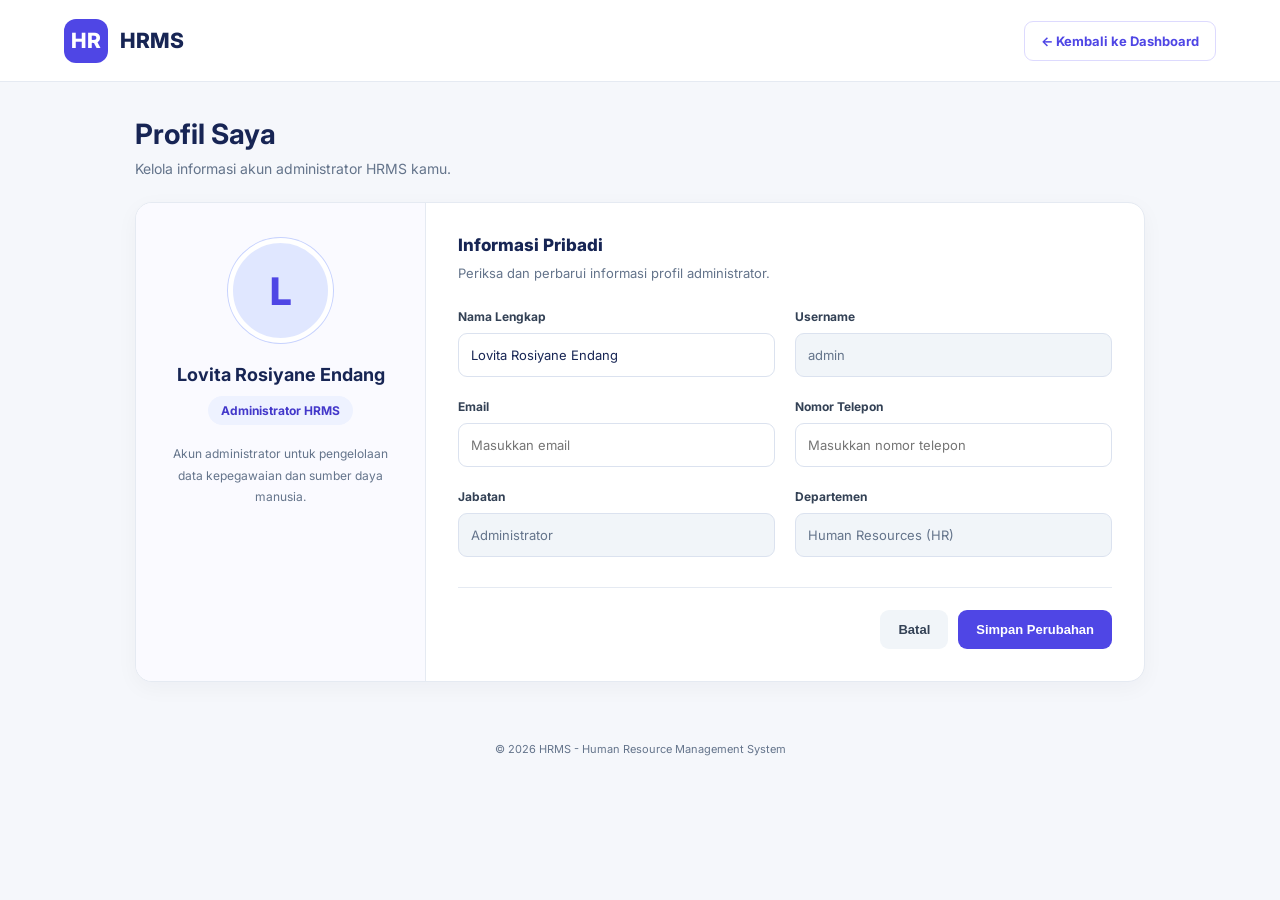
<file: HRMS/pages/profil.html>
<!DOCTYPE html>
<html lang="id">
<head>
    <meta charset="UTF-8">
    <meta name="viewport" content="width=device-width, initial-scale=1.0">
    <title>Profil Admin - HRMS</title>

    <link rel="preconnect" href="https://fonts.googleapis.com">
    <link href="https://fonts.googleapis.com/css2?family=Inter:wght@400;500;600;700;800&display=swap" rel="stylesheet">

    <style>
        * {
            box-sizing: border-box;
        }

        body {
            margin: 0;
            font-family: 'Inter', sans-serif;
            color: #172554;
            background: #f5f7fb;
        }

        .topbar {
            min-height: 82px;
            background: white;
            border-bottom: 1px solid #e5eaf2;
            display: flex;
            align-items: center;
            justify-content: space-between;
            padding: 18px 5%;
            gap: 15px;
        }

        .brand {
            display: flex;
            align-items: center;
            gap: 12px;
            font-weight: 800;
            font-size: 21px;
        }

        .brand-icon {
            width: 44px;
            height: 44px;
            border-radius: 12px;
            background: #4f46e5;
            color: white;
            display: grid;
            place-items: center;
        }

        .back-button {
            text-decoration: none;
            color: #4f46e5;
            font-size: 13px;
            font-weight: 700;
            padding: 11px 16px;
            border: 1px solid #dddafe;
            border-radius: 9px;
        }

        main {
            max-width: 1050px;
            margin: 35px auto;
            padding: 0 20px;
        }

        .page-heading {
            margin-bottom: 25px;
        }

        .page-heading h1 {
            margin: 0 0 9px;
            font-size: 28px;
        }

        .page-heading p {
            color: #64748b;
            font-size: 14px;
            margin: 0;
        }

        .profile-card {
            display: grid;
            grid-template-columns: 290px 1fr;
            background: white;
            border: 1px solid #e5eaf2;
            border-radius: 17px;
            overflow: hidden;
            box-shadow: 0 6px 22px rgba(15, 23, 42, .04);
        }

        .profile-side {
            padding: 35px 25px;
            background: #fafaff;
            border-right: 1px solid #e5eaf2;
            text-align: center;
        }

        .avatar {
            width: 105px;
            height: 105px;
            margin: 0 auto 18px;
            border-radius: 50%;
            display: grid;
            place-items: center;
            background: #e0e7ff;
            color: #4f46e5;
            border: 5px solid white;
            box-shadow: 0 0 0 1px #c7d2fe;
            font-size: 38px;
            font-weight: 800;
        }

        .profile-side h2 {
            font-size: 18px;
            margin: 0 0 8px;
            line-height: 1.5;
        }

        .role {
            display: inline-block;
            color: #4338ca;
            background: #eef2ff;
            border-radius: 20px;
            padding: 7px 13px;
            font-size: 12px;
            font-weight: 700;
        }

        .profile-side p {
            font-size: 12px;
            color: #64748b;
            line-height: 1.8;
            margin-top: 18px;
        }

        .profile-content {
            padding: 32px;
        }

        .section-title {
            font-size: 17px;
            font-weight: 800;
            margin: 0 0 8px;
        }

        .section-desc {
            font-size: 13px;
            color: #64748b;
            margin: 0 0 25px;
            line-height: 1.6;
        }

        .form-grid {
            display: grid;
            grid-template-columns: 1fr 1fr;
            gap: 20px;
        }

        .form-group {
            margin-bottom: 2px;
        }

        label {
            display: block;
            font-size: 12px;
            font-weight: 700;
            margin-bottom: 9px;
            color: #334155;
        }

        input, select {
            width: 100%;
            min-height: 44px;
            padding: 12px;
            border: 1px solid #dbe2ef;
            border-radius: 9px;
            font: inherit;
            font-size: 13px;
            background: white;
            color: #172554;
            outline: none;
        }

        input:focus, select:focus {
            border-color: #6366f1;
            box-shadow: 0 0 0 3px #eef2ff;
        }

        input:disabled {
            background: #f1f5f9;
            color: #64748b;
            cursor: not-allowed;
        }

        .form-actions {
            display: flex;
            justify-content: flex-end;
            gap: 10px;
            flex-wrap: wrap;
            margin-top: 28px;
            padding-top: 22px;
            border-top: 1px solid #e5eaf2;
        }

        .button {
            padding: 12px 18px;
            border-radius: 9px;
            border: none;
            font-size: 13px;
            font-weight: 700;
            cursor: pointer;
            text-decoration: none;
        }

        .button-primary {
            background: #4f46e5;
            color: white;
        }

        .button-primary:hover {
            background: #4338ca;
        }

        .button-secondary {
            background: #f1f5f9;
            color: #334155;
        }

        .message {
            display: none;
            padding: 12px 14px;
            margin-bottom: 20px;
            border-radius: 9px;
            background: #ecfdf5;
            color: #047857;
            font-size: 13px;
        }

        footer {
            text-align: center;
            color: #64748b;
            font-size: 11px;
            padding: 25px 15px;
        }

        @media (max-width: 720px) {
            .profile-card {
                grid-template-columns: 1fr;
            }

            .profile-side {
                border-right: none;
                border-bottom: 1px solid #e5eaf2;
            }

            .profile-content {
                padding: 23px 18px;
            }

            .form-grid {
                grid-template-columns: 1fr;
                gap: 16px;
            }

            .page-heading h1 {
                font-size: 24px;
            }
        }
    </style>
</head>

<body>
    <header class="topbar">
        <div class="brand">
            <div class="brand-icon">HR</div>
            <span>HRMS</span>
        </div>

        <a class="back-button" href="../layout.html">
            ← Kembali ke Dashboard
        </a>
    </header>

    <main>
        <div class="page-heading">
            <h1>Profil Saya</h1>
            <p>Kelola informasi akun administrator HRMS kamu.</p>
        </div>

        <section class="profile-card">
            <aside class="profile-side">
                <div class="avatar" id="avatar">L</div>
                <h2 id="profileName">Lovita Rosiyane Endang</h2>
                <span class="role">Administrator HRMS</span>
                <p>
                    Akun administrator untuk pengelolaan
                    data kepegawaian dan sumber daya manusia.
                </p>
            </aside>

            <div class="profile-content">
                <h2 class="section-title">Informasi Pribadi</h2>
                <p class="section-desc">
                    Periksa dan perbarui informasi profil administrator.
                </p>

                <div class="message" id="successMessage">
                    Profil berhasil disimpan di browser ini.
                </div>

                <form id="profileForm">
                    <div class="form-grid">
                        <div class="form-group">
                            <label for="nama">Nama Lengkap</label>
                            <input
                                type="text"
                                id="nama"
                                value="Lovita Rosiyane Endang"
                                required
                            >
                        </div>

                        <div class="form-group">
                            <label for="username">Username</label>
                            <input
                                type="text"
                                id="username"
                                value="admin"
                                disabled
                            >
                        </div>

                        <div class="form-group">
                            <label for="email">Email</label>
                            <input
                                type="email"
                                id="email"
                                placeholder="Masukkan email"
                            >
                        </div>

                        <div class="form-group">
                            <label for="telepon">Nomor Telepon</label>
                            <input
                                type="tel"
                                id="telepon"
                                placeholder="Masukkan nomor telepon"
                            >
                        </div>

                        <div class="form-group">
                            <label for="jabatan">Jabatan</label>
                            <input
                                type="text"
                                id="jabatan"
                                value="Administrator"
                                disabled
                            >
                        </div>

                        <div class="form-group">
                            <label for="departemen">Departemen</label>
                            <input
                                type="text"
                                id="departemen"
                                value="Human Resources (HR)"
                                disabled
                            >
                        </div>
                    </div>

                    <div class="form-actions">
                        <button
                            type="button"
                            class="button button-secondary"
                            id="resetButton"
                        >
                            Batal
                        </button>

                        <button
                            type="submit"
                            class="button button-primary"
                        >
                            Simpan Perubahan
                        </button>
                    </div>
                </form>
            </div>
        </section>
    </main>

    <footer>
        © 2026 HRMS - Human Resource Management System
    </footer>

    <script src="../assets/js/script.js"></script>

    <script>
        const form = document.getElementById("profileForm");
        const nama = document.getElementById("nama");
        const email = document.getElementById("email");
        const telepon = document.getElementById("telepon");
        const avatar = document.getElementById("avatar");
        const profileName = document.getElementById("profileName");
        const successMessage = document.getElementById("successMessage");

        const defaultProfile = {
            nama: "Lovita Rosiyane Endang",
            email: "",
            telepon: ""
        };

        function loadProfile() {
            let profile = defaultProfile;

            try {
                const saved = localStorage.getItem("hrmsProfile");
                if (saved) profile = {
                    ...defaultProfile,
                    ...JSON.parse(saved)
                };
            } catch (error) {
                console.error("Gagal membaca profil:", error);
            }

            nama.value = profile.nama;
            email.value = profile.email;
            telepon.value = profile.telepon;

            updatePreview();
        }

        function updatePreview() {
            profileName.textContent = nama.value.trim() ||
                "Lovita Rosiyane Endang";

            avatar.textContent =
                (nama.value.trim() || "L").charAt(0).toUpperCase();
        }

        nama.addEventListener("input", updatePreview);

        form.addEventListener("submit", function(event) {
            event.preventDefault();

            const profile = {
                nama: nama.value.trim(),
                email: email.value.trim(),
                telepon: telepon.value.trim()
            };

            localStorage.setItem("hrmsProfile", JSON.stringify(profile));

            updatePreview();
            successMessage.style.display = "block";

            setTimeout(() => {
                successMessage.style.display = "none";
            }, 3500);
        });

        document.getElementById("resetButton").addEventListener("click", function() {
            loadProfile();
            successMessage.style.display = "none";
        });

        loadProfile();
    </script>
</body>
</html>
</file>
<file: HRMS/assets/css/style.css>
/* =========================================
   HRMS - HUMAN RESOURCE MANAGEMENT SYSTEM
   CSS Milestone 2
========================================= */


/* =========================================
   RESET
========================================= */

* {
    margin: 0;
    padding: 0;
    box-sizing: border-box;
}

html {
    scroll-behavior: smooth;
}

body {
    font-family: "Inter", sans-serif;
    background-color: #F8FAFC;
    color: #1E293B;
    line-height: 1.6;
}

a {
    text-decoration: none;
    color: inherit;
}

button,
select {
    font-family: inherit;
}


/* =========================================
   COLOR VARIABLES
========================================= */

:root {

    --primary: #4F46E5;
    --secondary: #6366F1;

    --background: #F8FAFC;
    --white: #FFFFFF;

    --text: #1E293B;
    --text-secondary: #64748B;
    --text-light: #94A3B8;

    --border: #E2E8F0;

    --success: #22C55E;
    --warning: #F59E0B;
    --danger: #EF4444;

    --sidebar: #172554;

    --shadow:
        0 4px 15px rgba(15, 23, 42, 0.06);

    --radius: 12px;
}


/* =========================================
   SIDEBAR
========================================= */

.sidebar {
    position: fixed;

    top: 0;
    left: 0;

    width: 260px;
    height: 100vh;

    background: var(--sidebar);

    color: white;

    display: flex;
    flex-direction: column;

    z-index: 1000;

    overflow-y: auto;
}


/* =========================================
   LOGO
========================================= */

.sidebar-logo {

    display: flex;

    align-items: center;

    gap: 12px;

    padding: 24px 20px;

    border-bottom: 1px solid rgba(255, 255, 255, 0.08);
}


.logo-icon {

    width: 42px;
    height: 42px;

    border-radius: 10px;

    background: var(--primary);

    display: flex;

    align-items: center;
    justify-content: center;

    font-size: 15px;
    font-weight: 700;
}


.logo-text h2 {

    font-size: 20px;

    font-weight: 700;

    color: white;

    line-height: 1.2;
}


.logo-text span {

    font-size: 11px;

    color: #CBD5E1;
}


/* =========================================
   SIDEBAR MENU
========================================= */

.sidebar-menu {

    padding: 20px 12px;

    flex: 1;
}


.menu-title {

    font-size: 10px;

    font-weight: 600;

    color: #94A3B8;

    letter-spacing: 0.08em;

    padding:

        14px 12px

        8px;
}


.menu-item {

    display: flex;

    align-items: center;

    gap: 12px;

    width: 100%;

    padding: 12px;

    margin-bottom: 4px;

    border-radius: 8px;

    color: #CBD5E1;

    font-size: 14px;

    font-weight: 500;

    transition: all 0.2s ease;
}


.menu-item:hover {

    background: rgba(255, 255, 255, 0.08);

    color: white;
}


.menu-item.active {

    background: var(--primary);

    color: white;

    box-shadow:
        0 4px 12px rgba(79, 70, 229, 0.3);
}


.menu-icon {

    width: 22px;

    text-align: center;

    font-size: 16px;
}


/* =========================================
   SIDEBAR BOTTOM
========================================= */

.sidebar-bottom {

    padding: 12px;

    border-top:
        1px solid
        rgba(255, 255, 255, 0.08);
}


.logout {

    color: #FCA5A5;
}


/* =========================================
   MAIN CONTENT
========================================= */

.main-content {

    margin-left: 260px;

    min-height: 100vh;

    display: flex;

    flex-direction: column;
}


/* =========================================
   HEADER
========================================= */

.header {

    height: 80px;

    background: var(--white);

    border-bottom:
        1px solid
        var(--border);

    padding:

        0 32px;

    display: flex;

    align-items: center;

    justify-content: space-between;

    position: sticky;

    top: 0;

    z-index: 900;
}


.header-left {

    display: flex;

    align-items: center;

    gap: 16px;
}


.header-left h1 {

    font-size: 20px;

    font-weight: 700;

    color: var(--text);
}


.header-left p {

    font-size: 12px;

    color: var(--text-secondary);
}


.menu-toggle {

    display: none;

    border: none;

    background: #EEF2FF;

    color: var(--primary);

    width: 40px;
    height: 40px;

    border-radius: 8px;

    cursor: pointer;

    font-size: 18px;
}


/* =========================================
   HEADER RIGHT
========================================= */

.header-right {

    display: flex;

    align-items: center;

    gap: 20px;
}


.notification {

    position: relative;

    width: 40px;
    height: 40px;

    border: none;

    background: #F8FAFC;

    border-radius: 8px;

    cursor: pointer;

    font-size: 17px;
}


.notification-badge {

    position: absolute;

    top: 4px;
    right: 4px;

    width: 15px;
    height: 15px;

    border-radius: 50%;

    background: var(--danger);

    color: white;

    font-size: 9px;

    display: flex;

    align-items: center;
    justify-content: center;
}


.profile {

    display: flex;

    align-items: center;

    gap: 10px;

    cursor: pointer;
}


.profile-avatar {

    width: 38px;
    height: 38px;

    border-radius: 50%;

    background: #E0E7FF;

    color: var(--primary);

    display: flex;

    align-items: center;
    justify-content: center;

    font-weight: 700;

    font-size: 14px;
}


.profile-info {

    display: flex;

    flex-direction: column;
}


.profile-info strong {

    font-size: 13px;

    color: var(--text);
}


.profile-info span {

    font-size: 11px;

    color: var(--text-secondary);
}


.profile-arrow {

    color: var(--text-secondary);

    font-size: 17px;
}


/* =========================================
   CONTENT
========================================= */

.content {

    padding: 32px;

    flex: 1;
}


/* =========================================
   PAGE HEADER
========================================= */

.page-header {

    display: flex;

    align-items: center;

    justify-content: space-between;

    margin-bottom: 24px;
}


.page-header h2 {

    font-size: 24px;

    font-weight: 700;

    margin-bottom: 3px;
}


.page-header p {

    font-size: 13px;

    color: var(--text-secondary);
}


/* =========================================
   BUTTON
========================================= */

.btn-primary {

    border: none;

    background: var(--primary);

    color: white;

    padding: 11px 18px;

    border-radius: 8px;

    font-size: 13px;

    font-weight: 600;

    cursor: pointer;

    transition: 0.2s;
}


.btn-primary:hover {

    background: #4338CA;

    transform: translateY(-1px);
}


/* =========================================
   STATISTICS
========================================= */

.stats-grid {

    display: grid;

    grid-template-columns:
        repeat(4, 1fr);

    gap: 18px;

    margin-bottom: 20px;
}


.stat-card {

    background: var(--white);

    border: 1px solid var(--border);

    border-radius: var(--radius);

    padding: 20px;

    display: flex;

    align-items: flex-start;

    gap: 15px;

    box-shadow: var(--shadow);
}


.stat-icon {

    width: 45px;
    height: 45px;

    border-radius: 10px;

    display: flex;

    align-items: center;
    justify-content: center;

    font-size: 18px;

    flex-shrink: 0;
}


.stat-icon.primary {

    background: #EEF2FF;

    color: var(--primary);
}


.stat-icon.success {

    background: #DCFCE7;

    color: var(--success);
}


.stat-icon.warning {

    background: #FEF3C7;

    color: var(--warning);
}


.stat-icon.danger {

    background: #FEE2E2;

    color: var(--danger);
}


.stat-content {

    display: flex;

    flex-direction: column;
}


.stat-content span {

    font-size: 12px;

    color: var(--text-secondary);
}


.stat-content h3 {

    font-size: 25px;

    margin: 2px 0;

    font-weight: 700;
}


.stat-content small {

    font-size: 10px;

    color: var(--text-light);
}


/* =========================================
   CONTENT GRID
========================================= */

.content-grid {

    display: grid;

    grid-template-columns:
        1.6fr 1fr;

    gap: 20px;

    margin-bottom: 20px;
}


/* =========================================
   CARD
========================================= */

.card {

    background: var(--white);

    border: 1px solid var(--border);

    border-radius: var(--radius);

    box-shadow: var(--shadow);

    padding: 22px;
}


.card-header {

    display: flex;

    align-items: center;

    justify-content: space-between;

    margin-bottom: 20px;
}


.card-header h3 {

    font-size: 16px;

    font-weight: 700;

    margin-bottom: 2px;
}


.card-header p {

    font-size: 11px;

    color: var(--text-secondary);
}


.card-header select {

    border: 1px solid var(--border);

    background: white;

    padding: 7px 10px;

    border-radius: 6px;

    color: var(--text-secondary);

    font-size: 11px;
}


/* =========================================
   BAR CHART
========================================= */

.bar-chart {

    height: 230px;

    display: flex;

    align-items: flex-end;

    justify-content: space-around;

    gap: 20px;

    padding:

        10px 10px

        0;
}


.bar-item {

    height: 100%;

    display: flex;

    flex-direction: column;

    align-items: center;

    justify-content: flex-end;

    flex: 1;
}


.bar-value {

    font-size: 10px;

    color: var(--text-secondary);

    margin-bottom: 5px;
}


.bar {

    width: 38px;

    border-radius:
        6px 6px 0 0;

    background:
        linear-gradient(
            to top,
            var(--primary),
            var(--secondary)
        );
}


.bar-1 {
    height: 85%;
}

.bar-2 {
    height: 68%;
}

.bar-3 {
    height: 55%;
}

.bar-4 {
    height: 48%;
}

.bar-5 {
    height: 37%;
}


.bar-item span {

    font-size: 10px;

    color: var(--text-secondary);

    margin-top: 8px;
}


/* =========================================
   STATUS
========================================= */

.status-content {

    display: flex;

    align-items: center;

    justify-content: center;

    gap: 35px;

    min-height: 230px;
}


.circle-chart {

    width: 145px;

    height: 145px;

    border-radius: 50%;

    background:
        conic-gradient(
            var(--success) 0deg 324deg,
            var(--warning) 324deg 345deg,
            var(--danger) 345deg 360deg
        );

    display: flex;

    align-items: center;
    justify-content: center;

    position: relative;
}


.circle-chart::before {

    content: "";

    position: absolute;

    width: 105px;

    height: 105px;

    background: white;

    border-radius: 50%;
}


.circle-inner {

    position: relative;

    z-index: 1;

    display: flex;

    flex-direction: column;

    align-items: center;
}


.circle-inner strong {

    font-size: 25px;

    font-weight: 700;
}


.circle-inner span {

    font-size: 10px;

    color: var(--text-secondary);
}


.status-list {

    display: flex;

    flex-direction: column;

    gap: 15px;
}


.status-item {

    display: grid;

    grid-template-columns:
        10px 70px 30px;

    align-items: center;

    gap: 8px;

    font-size: 11px;
}


.status-item strong {

    text-align: right;

    font-size: 12px;
}


.status-dot {

    width: 8px;
    height: 8px;

    border-radius: 50%;
}


.active-dot {

    background: var(--success);
}


.leave-dot {

    background: var(--warning);
}


.inactive-dot {

    background: var(--danger);
}


/* =========================================
   TABLE
========================================= */

.table-card {

    padding-bottom: 8px;
}


.view-all {

    color: var(--primary);

    font-size: 11px;

    font-weight: 600;
}


.table-wrapper {

    width: 100%;

    overflow-x: auto;
}


table {

    width: 100%;

    border-collapse: collapse;

    min-width: 750px;
}


thead {

    background: #F8FAFC;
}


th {

    text-align: left;

    padding: 12px;

    font-size: 10px;

    font-weight: 600;

    color: var(--text-secondary);

    border-bottom:
        1px solid
        var(--border);

    white-space: nowrap;
}


td {

    padding: 13px 12px;

    font-size: 11px;

    border-bottom:
        1px solid
        #F1F5F9;

    color: var(--text);
}


tbody tr:hover {

    background: #FAFAFF;
}


/* =========================================
   EMPLOYEE
========================================= */

.employee {

    display: flex;

    align-items: center;

    gap: 8px;

    font-weight: 500;
}


.employee-avatar {

    width: 28px;
    height: 28px;

    border-radius: 50%;

    background: #EEF2FF;

    color: var(--primary);

    display: flex;

    align-items: center;
    justify-content: center;

    font-size: 9px;

    font-weight: 700;
}


/* =========================================
   BADGES
========================================= */

.badge {

    display: inline-flex;

    align-items: center;

    padding: 4px 8px;

    border-radius: 20px;

    font-size: 9px;

    font-weight: 600;
}


.badge-success {

    background: #DCFCE7;

    color: #15803D;
}


.badge-warning {

    background: #FEF3C7;

    color: #B45309;
}


.badge-danger {

    background: #FEE2E2;

    color: #B91C1C;
}


/* =========================================
   FOOTER
========================================= */

.footer {

    padding: 18px 32px;

    border-top:
        1px solid
        var(--border);

    background: white;

    display: flex;

    align-items: center;

    justify-content: space-between;

    font-size: 10px;

    color: var(--text-secondary);
}


/* =========================================
   RESPONSIVE TABLET
========================================= */

@media (max-width: 1100px) {

    .stats-grid {

        grid-template-columns:
            repeat(2, 1fr);
    }


    .content-grid {

        grid-template-columns: 1fr;
    }

}


/* =========================================
   RESPONSIVE MOBILE
========================================= */

@media (max-width: 768px) {

    .sidebar {

        transform: translateX(-100%);

        transition:
            transform 0.3s ease;
    }


    .sidebar.show {

        transform: translateX(0);
    }


    .main-content {

        margin-left: 0;
    }


    .menu-toggle {

        display: block;
    }


    .header {

        padding: 0 18px;

        height: 70px;
    }


    .header-left h1 {

        font-size: 17px;
    }


    .header-left p {

        display: none;
    }


    .profile-info,
    .profile-arrow {

        display: none;
    }


    .content {

        padding: 20px 16px;
    }


    .page-header {

        align-items: flex-start;

        gap: 15px;

        flex-direction: column;
    }


    .page-header h2 {

        font-size: 21px;
    }


    .stats-grid {

        grid-template-columns: 1fr;

        gap: 12px;
    }


    .card {

        padding: 17px;
    }


    .status-content {

        flex-direction: column;

        gap: 20px;
    }


    .footer {

        flex-direction: column;

        gap: 5px;

        text-align: center;

        padding: 15px;
    }

}


/* =========================================
   SMALL MOBILE
========================================= */

@media (max-width: 480px) {

    .header-right {

        gap: 8px;
    }


    .notification {

        width: 35px;
        height: 35px;
    }


    .profile-avatar {

        width: 35px;
        height: 35px;
    }


    .btn-primary {

        width: 100%;
    }


    .page-header {

        width: 100%;
    }

}

/* =========================================
   DATA KARYAWAN
========================================= */

.employee-toolbar {

    display: flex;

    align-items: center;

    justify-content: space-between;

    gap: 15px;

    margin-bottom: 20px;
}


.search-box {

    display: flex;

    align-items: center;

    gap: 8px;

    width: 300px;

    height: 40px;

    border: 1px solid var(--border);

    border-radius: 8px;

    padding: 0 12px;

    background: white;
}


.search-box span {

    font-size: 14px;

    color: var(--text-secondary);
}


.search-box input {

    width: 100%;

    border: none;

    outline: none;

    font-size: 12px;

    color: var(--text);
}


.filter-select {

    height: 40px;

    padding: 0 12px;

    border: 1px solid var(--border);

    border-radius: 8px;

    background: white;

    color: var(--text-secondary);

    font-size: 12px;

    outline: none;
}


/* =========================================
   ACTION BUTTON
========================================= */

.action-buttons {

    display: flex;

    gap: 6px;
}


.btn-action {

    width: 32px;

    height: 32px;

    border: none;

    border-radius: 6px;

    cursor: pointer;

    font-size: 13px;

    display: flex;

    align-items: center;

    justify-content: center;
}


.btn-edit {

    background: #EEF2FF;

    color: var(--primary);
}


.btn-delete {

    background: #FEE2E2;

    color: var(--danger);
}


.btn-action:hover {

    transform: translateY(-1px);

}


/* =========================================
   MODAL
========================================= */

.modal-overlay {

    position: fixed;

    inset: 0;

    background: rgba(15, 23, 42, 0.5);

    display: none;

    align-items: center;

    justify-content: center;

    z-index: 2000;

    padding: 20px;
}


.modal-overlay.show {

    display: flex;
}


.modal {

    width: 100%;

    max-width: 650px;

    max-height: 90vh;

    overflow-y: auto;

    background: white;

    border-radius: 14px;

    box-shadow:
        0 20px 50px
        rgba(15, 23, 42, 0.2);
}


.modal-header {

    display: flex;

    align-items: flex-start;

    justify-content: space-between;

    padding: 22px;

    border-bottom:
        1px solid
        var(--border);
}


.modal-header h3 {

    font-size: 18px;

    margin-bottom: 3px;
}


.modal-header p {

    font-size: 11px;

    color: var(--text-secondary);
}


.modal-close {

    width: 32px;

    height: 32px;

    border: none;

    background: #F8FAFC;

    border-radius: 6px;

    font-size: 22px;

    cursor: pointer;

    color: var(--text-secondary);
}


/* =========================================
   FORM
========================================= */

#employeeForm {

    padding: 22px;
}


.form-grid {

    display: grid;

    grid-template-columns:
        repeat(2, 1fr);

    gap: 18px;
}


.form-group {

    display: flex;

    flex-direction: column;

    gap: 7px;
}


.form-group label {

    font-size: 12px;

    font-weight: 600;

    color: var(--text);
}


.form-group label span {

    color: var(--danger);
}


.form-group input,
.form-group select {

    width: 100%;

    height: 42px;

    padding: 0 12px;

    border: 1px solid var(--border);

    border-radius: 7px;

    outline: none;

    font-size: 12px;

    color: var(--text);

    background: white;
}


.form-group input:focus,
.form-group select:focus {

    border-color: var(--primary);

    box-shadow:
        0 0 0 3px
        rgba(79, 70, 229, 0.1);
}


/* =========================================
   MODAL FOOTER
========================================= */

.modal-footer {

    display: flex;

    align-items: center;

    justify-content: flex-end;

    gap: 10px;

    margin-top: 25px;

    padding-top: 20px;

    border-top:
        1px solid
        var(--border);
}


.btn-secondary {

    padding: 10px 18px;

    border: 1px solid var(--border);

    background: white;

    color: var(--text-secondary);

    border-radius: 7px;

    font-size: 12px;

    font-weight: 600;

    cursor: pointer;
}


.btn-secondary:hover {

    background: #F8FAFC;
}


/* =========================================
   DATA TABLE
========================================= */

.data-status {

    display: inline-flex;

    padding: 4px 9px;

    border-radius: 20px;

    font-size: 9px;

    font-weight: 600;
}


.data-status.active {

    background: #DCFCE7;

    color: #15803D;
}


.data-status.inactive {

    background: #FEE2E2;

    color: #B91C1C;
}


/* =========================================
   RESPONSIVE DATA MASTER
========================================= */

@media (max-width: 768px) {

    .employee-toolbar {

        flex-direction: column;

        align-items: stretch;
    }


    .search-box {

        width: 100%;
    }


    .filter-select {

        width: 100%;
    }


    .form-grid {

        grid-template-columns: 1fr;
    }


    .modal {

        max-height: 95vh;
    }

}
/* =========================================
   FORM KARYAWAN
========================================= */

.employee-form-card {
    padding: 0;
    overflow: hidden;
}


.form-card-header {
    display: flex;
    align-items: center;
    gap: 14px;
    padding: 24px;
    border-bottom: 1px solid var(--border);
}


.form-title-icon {
    width: 44px;
    height: 44px;
    display: flex;
    align-items: center;
    justify-content: center;
    border-radius: 10px;
    background: #EEF2FF;
    font-size: 20px;
}


.form-card-header h3 {
    font-size: 17px;
    margin-bottom: 4px;
}


.form-card-header p {
    font-size: 11px;
    color: var(--text-secondary);
}


#employeePageForm {
    padding: 24px;
}


.form-section {
    margin-bottom: 30px;
}


.form-section:last-of-type {
    margin-bottom: 10px;
}


.form-section h4 {
    font-size: 14px;
    color: var(--text);
    margin-bottom: 18px;
    padding-bottom: 10px;
    border-bottom: 1px solid var(--border);
}


.form-grid {
    display: grid;
    grid-template-columns: repeat(2, 1fr);
    gap: 18px;
}


.form-group {
    display: flex;
    flex-direction: column;
    gap: 7px;
}


.form-group label {
    font-size: 12px;
    font-weight: 600;
    color: var(--text);
}


.form-group label span {
    color: var(--danger);
}


.form-group input,
.form-group select,
.form-group textarea {
    width: 100%;
    box-sizing: border-box;
    border: 1px solid var(--border);
    border-radius: 8px;
    background: white;
    color: var(--text);
    font-family: inherit;
    font-size: 12px;
    outline: none;
    transition: 0.2s;
}


.form-group input,
.form-group select {
    height: 42px;
    padding: 0 12px;
}


.form-group textarea {
    padding: 12px;
    resize: vertical;
}


.form-group input:focus,
.form-group select:focus,
.form-group textarea:focus {
    border-color: var(--primary);
    box-shadow: 0 0 0 3px rgba(79, 70, 229, 0.08);
}


.full-width {
    grid-column: 1 / -1;
}


.form-error {
    min-height: 14px;
    font-size: 10px;
    color: var(--danger);
}


.input-error {
    border-color: var(--danger) !important;
    background: #FFF7F7 !important;
}


.form-actions {
    display: flex;
    justify-content: flex-end;
    align-items: center;
    gap: 10px;
    padding-top: 20px;
    border-top: 1px solid var(--border);
}


.form-actions .btn-secondary {
    text-decoration: none;
    display: inline-flex;
    align-items: center;
    justify-content: center;
}


/* =========================================
   RESPONSIVE FORM
========================================= */

@media (max-width: 768px) {

    .form-grid {
        grid-template-columns: 1fr;
    }

    .full-width {
        grid-column: auto;
    }

    .form-actions {
        flex-direction: column-reverse;
        align-items: stretch;
    }

    .form-actions button,
    .form-actions a {
        width: 100%;
    }

}
/* =========================
   MODAL DEPARTEMEN
========================= */

.modal-overlay {
    display: none;
    position: fixed;
    top: 0;
    left: 0;
    width: 100%;
    height: 100%;
    background: rgba(0, 0, 0, 0.45);
    align-items: center;
    justify-content: center;
    z-index: 9999;
}

.modal-overlay.show {
    display: flex;
}

.modal {
    background: white;
    width: 500px;
    max-width: 90%;
    border-radius: 12px;
    padding: 25px;
    box-shadow: 0 15px 40px rgba(0, 0, 0, 0.2);
}

.modal-header {
    display: flex;
    justify-content: space-between;
    align-items: flex-start;
    margin-bottom: 25px;
}

.modal-header h3 {
    margin: 0 0 5px;
    font-size: 20px;
}

.modal-header p {
    margin: 0;
    color: #64748b;
}

.modal-close {
    border: none;
    background: transparent;
    font-size: 28px;
    cursor: pointer;
}

.form-group {
    margin-bottom: 20px;
}

.form-group label {
    display: block;
    margin-bottom: 8px;
    font-weight: 600;
}

.form-group input {
    width: 100%;
    box-sizing: border-box;
    padding: 12px;
    border: 1px solid #d1d5db;
    border-radius: 8px;
    font-size: 14px;
}

.modal-footer {
    display: flex;
    justify-content: flex-end;
    gap: 10px;
    margin-top: 20px;
}

.btn-secondary {
    padding: 10px 18px;
    border: 1px solid #d1d5db;
    background: white;
    border-radius: 8px;
    cursor: pointer;
}

.btn-primary {
    cursor: pointer;
}
/* HRMS GLOBAL HEADER DROPDOWNS
   Tambahkan isi file ini ke BAGIAN PALING BAWAH assets/css/style.css.
   Tidak menggantikan CSS lama.
*/
.hrms-dropdown-wrap {
    position: relative;
    flex-shrink: 0;
}

.hrms-global-menu {
    display: none;
    position: absolute;
    top: calc(100% + 12px);
    right: 0;
    width: 285px;
    max-width: calc(100vw - 28px);
    background: #fff;
    border: 1px solid #e5e7eb;
    border-radius: 12px;
    box-shadow: 0 10px 28px rgba(15, 23, 42, .15);
    overflow: hidden;
    z-index: 99999;
    color: #172554;
}

.hrms-global-menu.show {
    display: block;
}

.hrms-global-menu h3 {
    margin: 0;
    padding: 15px 16px;
    font-size: 15px;
    font-weight: 700;
    border-bottom: 1px solid #e5e7eb;
    color: #172554;
}

.hrms-global-menu-item {
    display: block;
    width: 100%;
    box-sizing: border-box;
    padding: 12px 16px;
    border: 0;
    border-bottom: 1px solid #f1f5f9;
    background: #fff;
    color: #334155;
    text-align: left;
    text-decoration: none;
    font: inherit;
    font-size: 13px;
    cursor: pointer;
}

.hrms-global-menu-item:hover,
.hrms-global-menu-item:focus-visible {
    background: #f8fafc;
    outline: none;
}

.hrms-global-menu-item strong,
.hrms-global-menu-item small {
    display: block;
}

.hrms-global-menu-item small {
    margin-top: 5px;
    color: #64748b;
    font-size: 12px;
    font-weight: 400;
}

.hrms-global-menu-item.hrms-logout-item {
    color: #dc2626;
    border-bottom: 0;
}

.hrms-dropdown-wrap > .notification,
.hrms-dropdown-wrap > #notificationBtn {
    cursor: pointer;
}

.hrms-dropdown-wrap > .profile,
.hrms-dropdown-wrap > #profileBtn {
    cursor: pointer;
}

@media (max-width: 600px) {
    .hrms-global-menu {
        width: 265px;
    }
}

/* FIX TAMPILAN DROPDOWN HRMS */
.hrms-dropdown-menu {
    display: none !important;
    position: fixed !important;
    top: 145px !important;
    right: 24px !important;
    width: 290px !important;
    min-width: 260px !important;
    max-width: calc(100vw - 32px) !important;
    height: auto !important;
    max-height: 70vh;
    overflow-y: auto;
    box-sizing: border-box !important;
    padding: 10px !important;
    background: #fff !important;
    border: 1px solid #e5e7eb !important;
    border-radius: 12px !important;
    box-shadow: 0 10px 30px rgba(0, 0, 0, 0.15) !important;
    text-align: left !important;
    white-space: normal !important;
    z-index: 999999 !important;
    flex-direction: column !important;
    gap: 2px !important;
}

.hrms-dropdown-menu.show {
    display: flex !important;
}

.hrms-dropdown-menu .hrms-dropdown-title {
    display: block !important;
    width: 100% !important;
    box-sizing: border-box !important;
}

.hrms-dropdown-menu .hrms-dropdown-item {
    display: flex !important;
    align-items: center !important;
    width: 100% !important;
    min-width: 0 !important;
    box-sizing: border-box !important;
    white-space: normal !important;
    overflow-wrap: break-word;
}

.hrms-dropdown-menu .hrms-dropdown-item span {
    min-width: 0;
}

.hrms-dropdown-menu .hrms-dropdown-item small {
    display: block !important;
    white-space: normal !important;
}

.hrms-dropdown-menu .hrms-profile-heading {
    display: flex !important;
    align-items: center !important;
    width: 100% !important;
    box-sizing: border-box !important;
}

.notification,
.profile {
    overflow: visible !important;
}

@media (max-width: 768px) {
    .hrms-dropdown-menu {
        top: 145px !important;
        right: 12px !important;
        width: 270px !important;
    }
}
</file>
